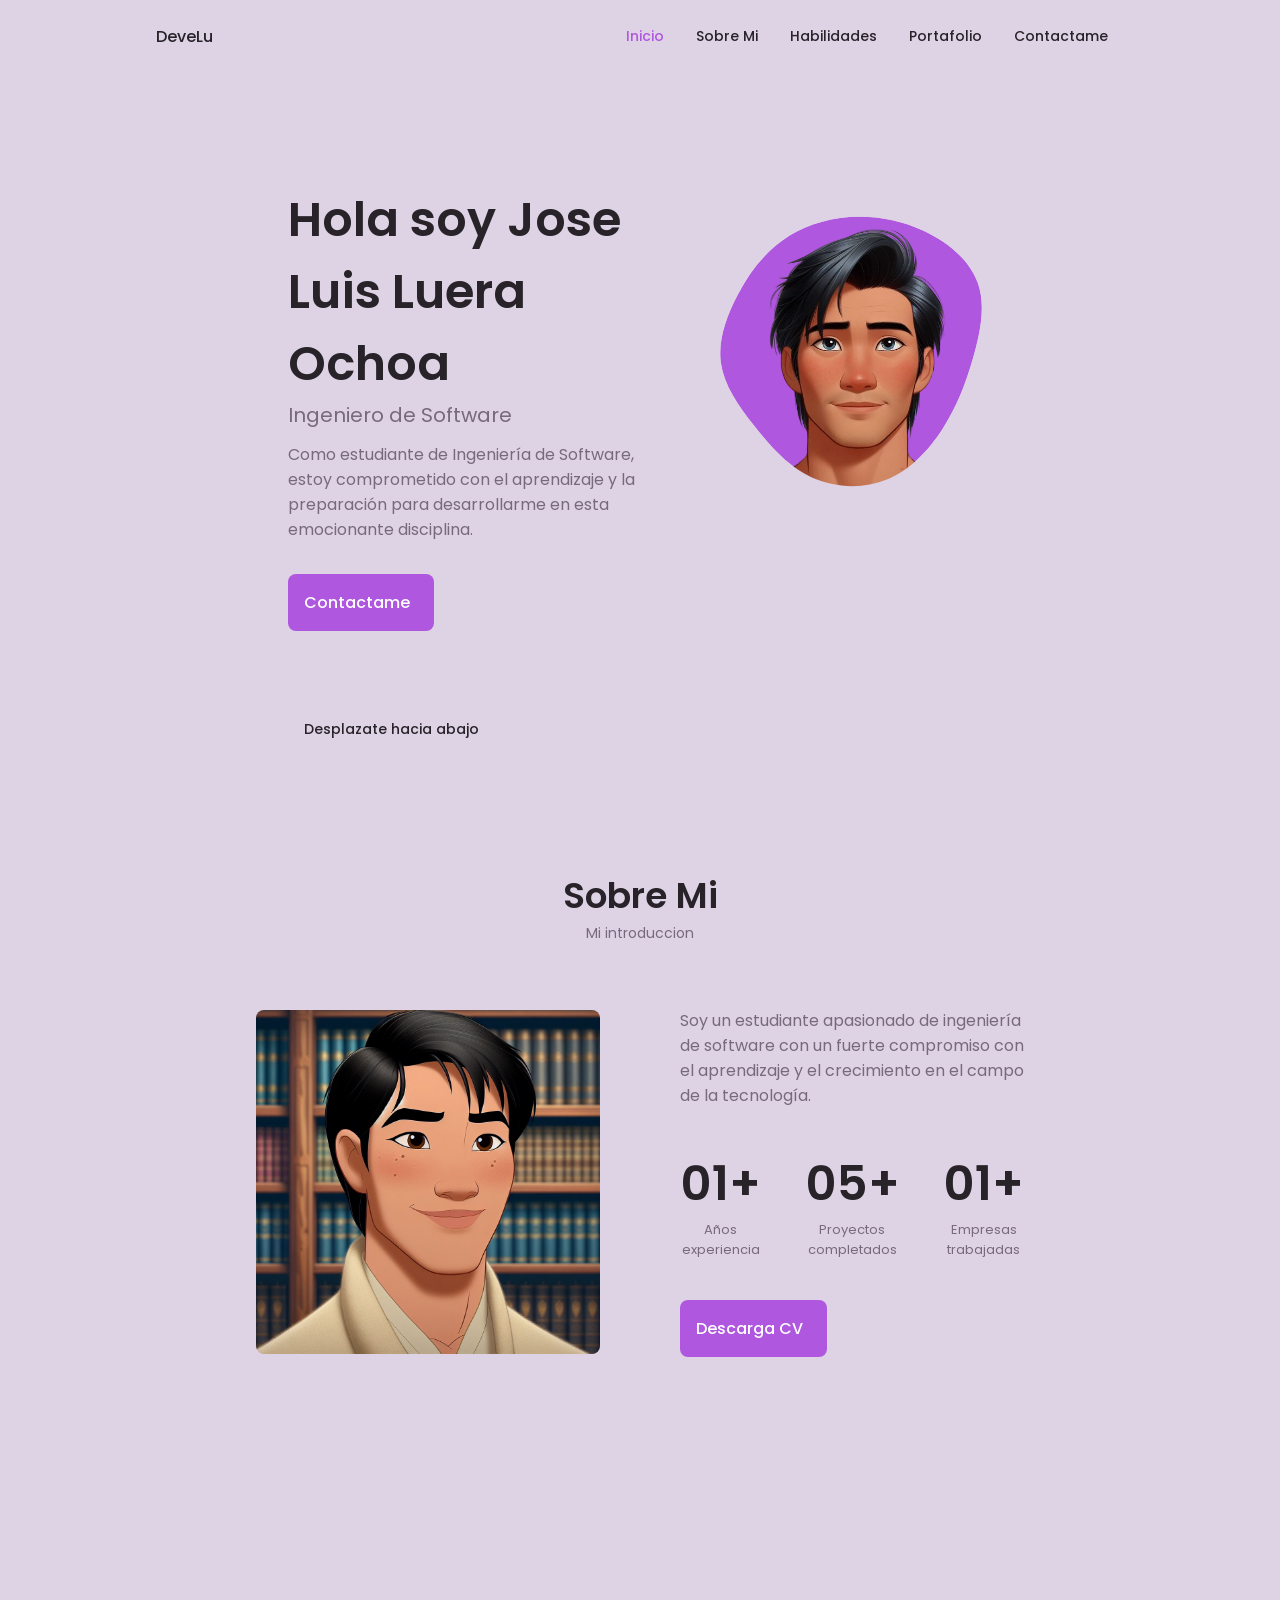
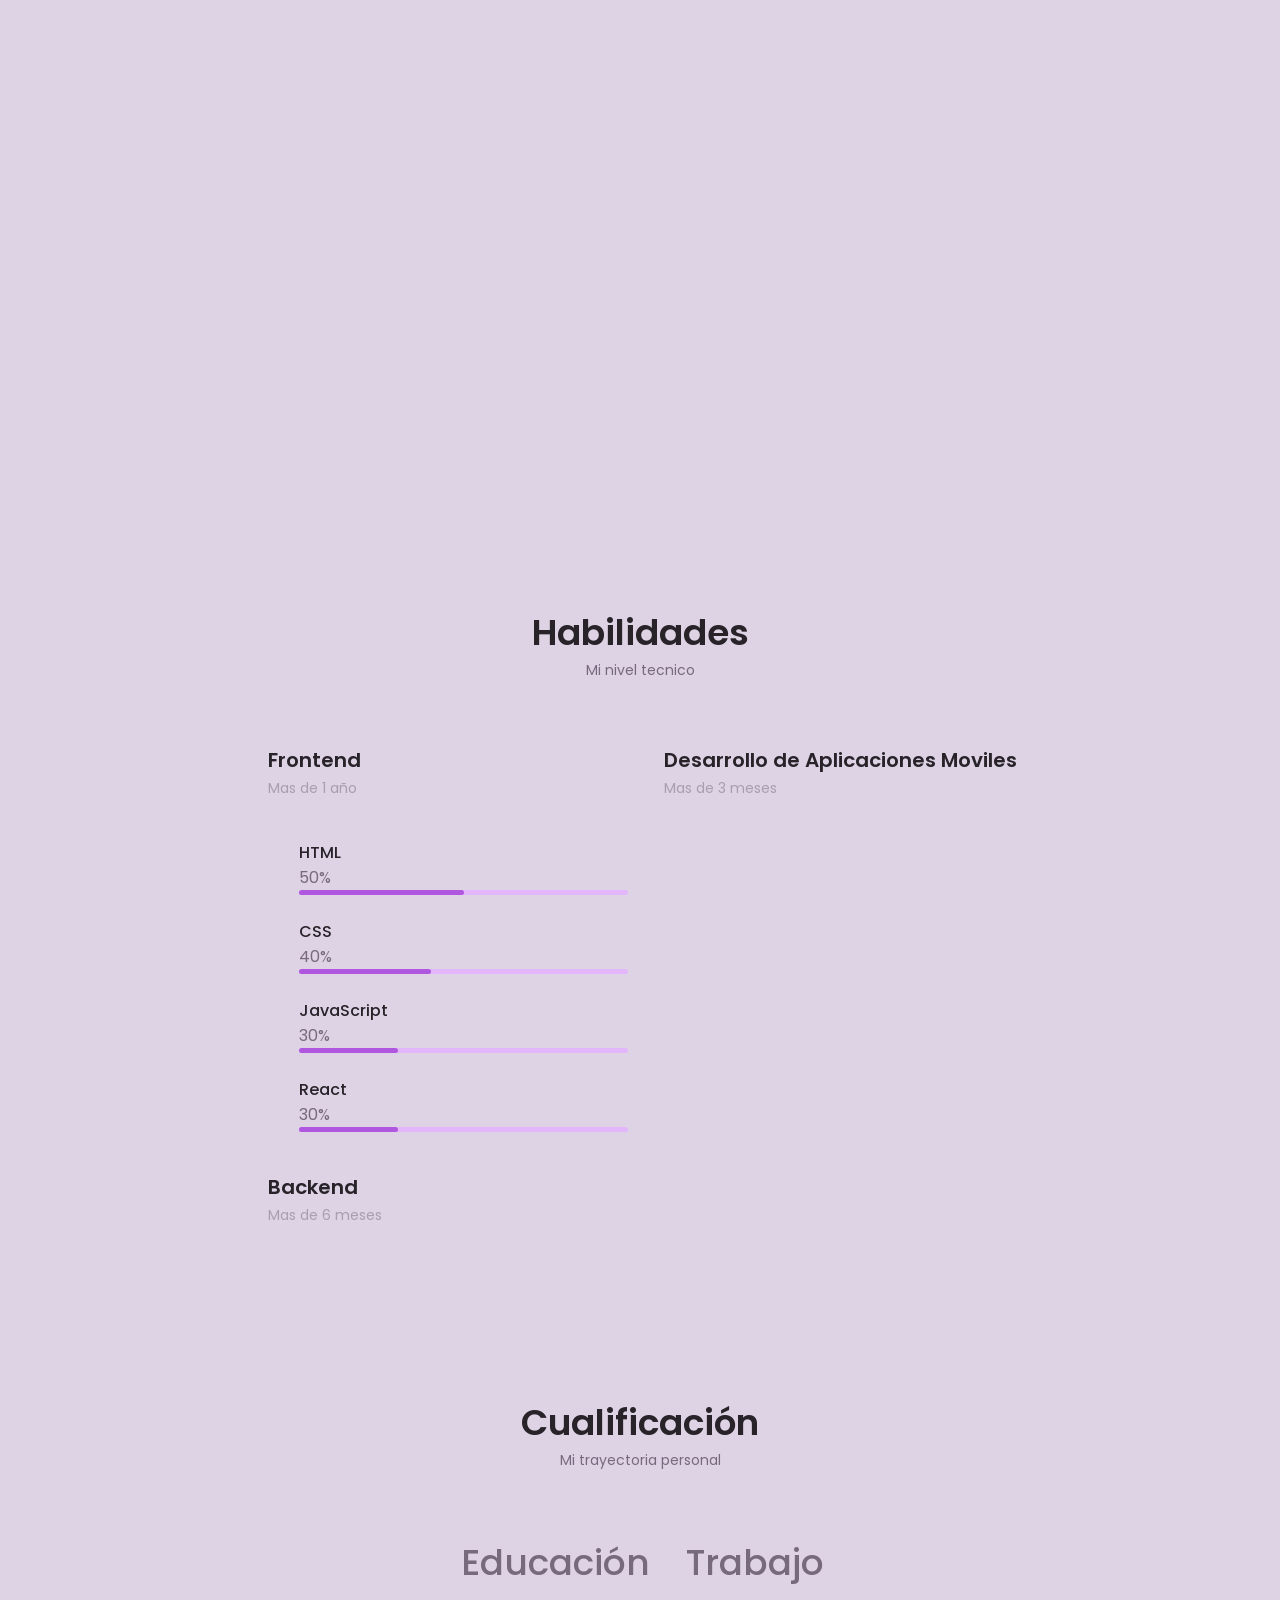
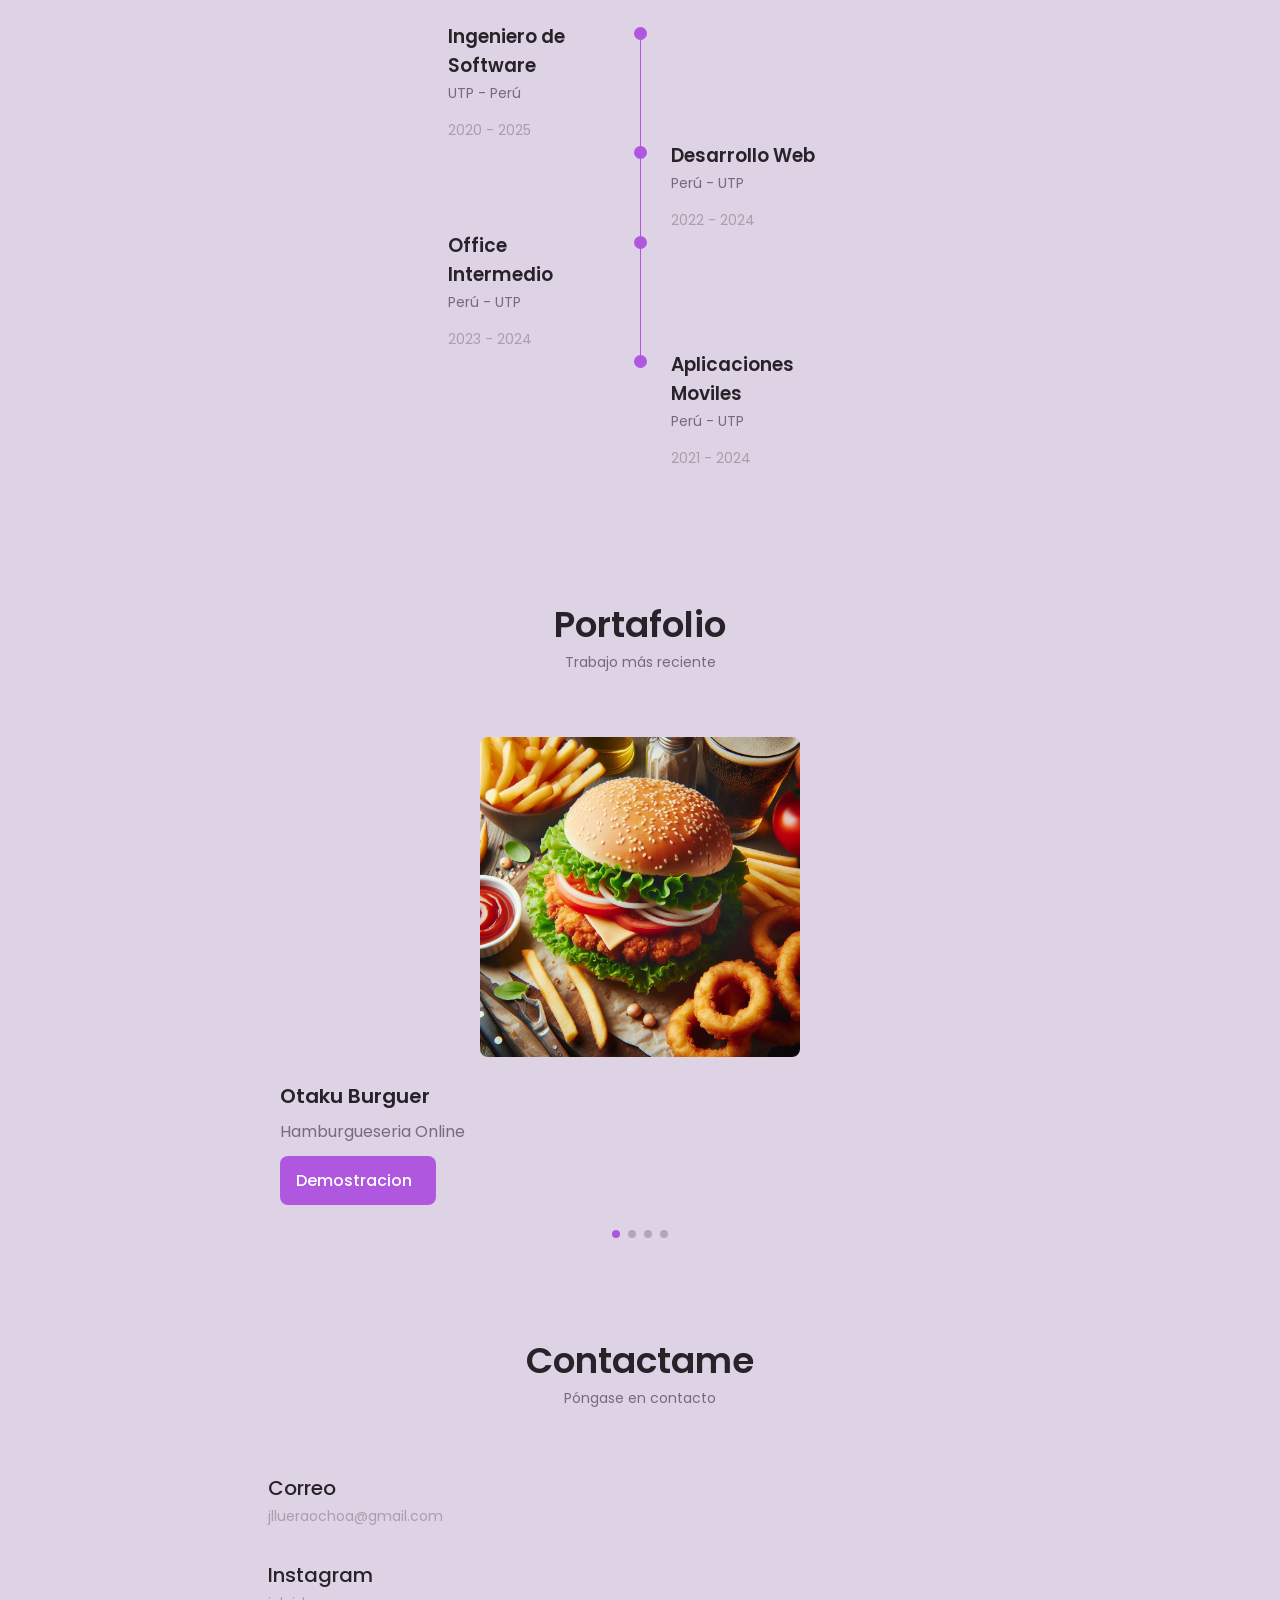
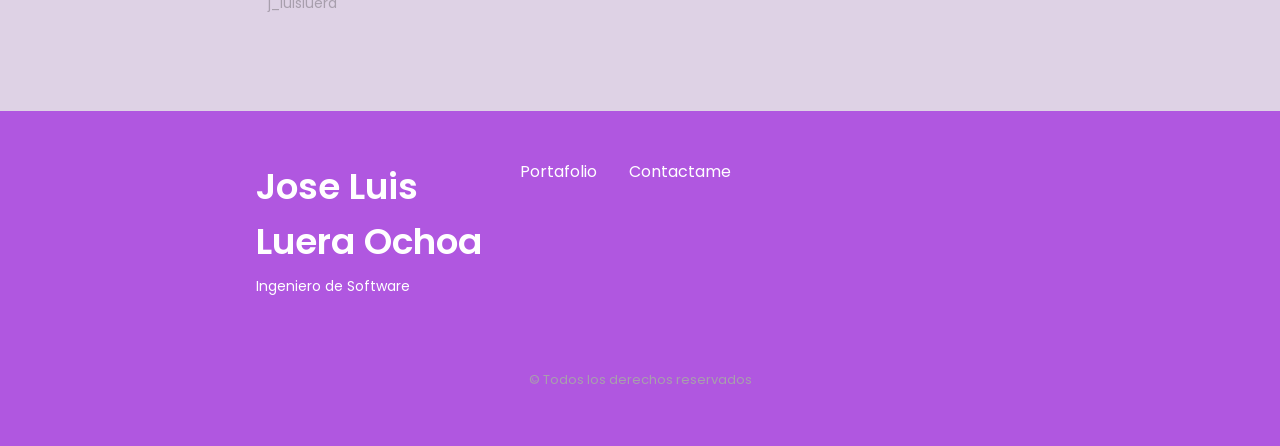
<file: index.html>
<!DOCTYPE html>
    <html lang="en">
    <head>
        <meta charset="UTF-8">
        <meta name="viewport" content="width=device-width, initial-scale=1.0">

        <!--==================== UNICONS ====================-->
        <link rel="stylesheet" href="https://unicons.iconscout.com/release/v4.0.0/css/line.css">
        
        <!--==================== SWIPER CSS ====================-->
        <link rel="stylesheet" href="./css/swiper-bundle.min.css">
        
        <!--==================== CSS ====================-->
        <link rel="stylesheet" href="./css/style.css">
        <!-- <link rel="stylesheet" href="./css/infinity_slider.css"> -->

        <link rel="icon" href="img/portafolio.png" type="image/x-icon">

        <title>Bienvenido</title>
    </head>
    <body>
        <!--==================== HEADER ====================-->
        <header class="header" id="header">
            <nav class="nav container">
                <a href="#" class="nav__logo">DeveLu</a>

                <div class="nav__menu" id="nav-menu">
                    <ul class="nav__list grid">
                        <li class="nav__item">
                            <a href="#home" class="nav__link active-link">
                                <i class="uil uil-estate nav__icon"></i> Inicio
                            </a>
                        </li>
                        <li class="nav__item">
                            <a href="#about" class="nav__link">
                                <i class="uil uil-user nav__icon"></i> Sobre Mi
                            </a>
                        </li>
                        <li class="nav__item">
                            <a href="#skills" class="nav__link">
                                <i class="uil uil-file-alt nav__icon"></i> Habilidades
                            </a>
                        </li>
                        <!-- <li class="nav__item">
                            <a href="#services" class="nav__link">
                                <i class="uil uil-briefcase-alt nav__icon"></i> Servicios
                            </a>
                        </li> -->
                        <li class="nav__item">
                            <a href="#portfolio" class="nav__link">
                                <i class="uil uil-scenery nav__icon"></i> Portafolio
                            </a>
                        </li>
                        <li class="nav__item">
                            <a href="#contact" class="nav__link">
                                <i class="uil uil-message nav__icon"></i> Contactame
                            </a>
                        </li>
                    </ul>
                    <i class="uil uil-times nav__close" id="nav-close"></i>
                </div>

                <div class="nav__btns">
                    <!-- theme change button  -->
                    <i class="uil uil-moon change-theme" id="theme-button"></i>

                    <div class="nav__toggle" id="nav-toggle">
                        <i class="uil uil-apps"></i>
                    </div>
                </div>
            </nav>
        </header>

        <!--==================== MAIN ====================-->
        <main class="main">
            <!--==================== HOME ====================-->
            <section class="home section" id="home">
                <div class="home__container container grid">
                    <div class="home__content grid">
                        <div class="home__social">
                            <!-- <a href="https://www.youtube.com/channel/UCEq6r34Mb1O4vXwHcvz7kLw" target="_blank" class="home__social-icon">
                                <i class="uil uil-youtube"></i>
                            </a> -->
                            <a href="https://www.linkedin.com/in/jose-luis-luera-ochoa-1693bb295/" target="_blank" class="home__social-icon">
                                <i class="uil uil-linkedin-alt" ></i>
                            </a>
                            <a href="https://github.com/LueraOchoaJoseLuis" target="_blank" class="home__social-icon">
                                <i class="uil uil-github-alt"></i>
                            </a>
                        </div>
                        <div class="home__img">
                            <!-- <svg class="home__blob" viewBox="0 0 200 187" xmlns="http://www.w3.org/2000/svg" xmlns:xlink="http://www.w3.org/1999/xlink">
                                <mask id="mask0" mask-type="alpha">
                                    <path d="M190.312 36.4879C206.582 62.1187 201.309 102.826 182.328 134.186C163.346 165.547 
                                    130.807 187.559 100.226 186.353C69.6454 185.297 41.0228 161.023 21.7403 129.362C2.45775 
                                    97.8511 -7.48481 59.1033 6.67581 34.5279C20.9871 10.1032 59.7028 -0.149132 97.9666 
                                    0.00163737C136.23 0.303176 174.193 10.857 190.312 36.4879Z"/>
                                </mask>
                                <g mask="url(#mask0)">
                                    <path d="M190.312 36.4879C206.582 62.1187 201.309 102.826 182.328 134.186C163.346 
                                    165.547 130.807 187.559 100.226 186.353C69.6454 185.297 41.0228 161.023 21.7403 
                                    129.362C2.45775 97.8511 -7.48481 59.1033 6.67581 34.5279C20.9871 10.1032 59.7028 
                                    -0.149132 97.9666 0.00163737C136.23 0.303176 174.193 10.857 190.312 36.4879Z"/>

                                    <image class="home__blob-img" x='12' y='18' xlink:href="./img/jujut.png"/>
                                </g>
                            </svg> -->
                        
                                
                            
                            <svg class="home__blob" viewBox="0 0 200 200" xmlns="http://www.w3.org/2000/svg">
                                <mask id="mask0" mask-type="alpha">
                                    
                                    <path  d="M47.2,-70.8C62.2,-63.8,76.1,-52.5,81.2,-38C86.3,-23.6,82.5,-6.1,77.9,9.7C73.3,25.5,67.7,39.7,59.1,53.1C50.4,66.5,38.7,79,23.9,84.9C9.2,90.8,-8.5,89.9,-22.9,83.3C-37.3,76.6,-48.4,64.1,-58.5,51.3C-68.6,38.6,-77.6,25.5,-79.5,11.5C-81.3,-2.5,-76,-17.4,-68.9,-30.8C-61.8,-44.3,-52.8,-56.2,-41,-64.7C-29.2,-73.1,-14.6,-78.1,0.8,-79.3C16.1,-80.5,32.2,-77.8,47.2,-70.8Z" transform="translate(100 100)" />
                                </mask>
                                <g mask="url(#mask0)">
                                    <path  d="M47.2,-70.8C62.2,-63.8,76.1,-52.5,81.2,-38C86.3,-23.6,82.5,-6.1,77.9,9.7C73.3,25.5,67.7,39.7,59.1,53.1C50.4,66.5,38.7,79,23.9,84.9C9.2,90.8,-8.5,89.9,-22.9,83.3C-37.3,76.6,-48.4,64.1,-58.5,51.3C-68.6,38.6,-77.6,25.5,-79.5,11.5C-81.3,-2.5,-76,-17.4,-68.9,-30.8C-61.8,-44.3,-52.8,-56.2,-41,-64.7C-29.2,-73.1,-14.6,-78.1,0.8,-79.3C16.1,-80.5,32.2,-77.8,47.2,-70.8Z" transform="translate(100 100)" />
                                    <image class="home__blob-img" x='20' y='23' xlink:href="./img/jujut.png"/>
                                </g>
                              </svg>
                        </div>

                        <div class="home__data">
                            <h1 class="home__title">Hola soy Jose Luis Luera Ochoa</h1>
                            <h3 class="home__subtitle">Ingeniero de Software</h3>
                            <p class="home__description">Como estudiante de Ingeniería de Software, estoy comprometido con el aprendizaje y la preparación para desarrollarme en esta emocionante disciplina.
                                </p>
                            <a href="#contact" class="button button--flex">
                                Contactame <i class="uil uil-message button__icon"></i>
                            </a>
                        </div>
                    </div>
                    <div class="home__scroll">
                        <a href="#about" class="home__scroll-button button--flex">
                            <i class="uil uil-mouse-alt home__scroll-mouse"></i>
                            <span class="home__scroll-name">Desplazate hacia abajo</span>
                            <i class="uil uil-arrow-down home__scroll-arrow"></i>
                        </a>
                    </div>
                </div>
            </section>

            <!--==================== ABOUT ====================-->
            <section class="about section" id="about">
                <h2 class="section__title">Sobre Mi</h2>
                <span class="section__subtitle">Mi introduccion</span>

                <div class="about__container container grid">
                    <img src="./img/mclovin.jpg" alt="" class="about__img">

                    <div class="about__data">
                        <p class="about__description">Soy un estudiante apasionado de ingeniería de software con un fuerte compromiso con el aprendizaje y el crecimiento en el campo de la tecnología.</p>

                        <div class="about__info">
                            <div>
                                <span class="about__info-title">01+</span>
                                <span class="about__info-name">Años <br> experiencia</span>
                            </div>

                            <div>
                                <span class="about__info-title">05+</span>
                                <span class="about__info-name">Proyectos <br> completados </span>
                            </div>

                            <div>
                                <span class="about__info-title">01+</span>
                                <span class="about__info-name">Empresas <br> trabajadas</span>
                            </div>
                        </div>

                        <div class="about__buttons">
                            <a href="./pdf/C.V JOSE LUIS LUERA OCHOA.pdf" class="button button--flex">
                                Descarga CV<i class="uil uil-import button__icon"></i>
                            </a>
                        </div>
                    </div>
                </div>
            </section>

            <!-- Se agrego PDF para demostracion de certificados (que pronto subire) -->
            <div style="display: flex; justify-content: center; padding-top: 20px;">
                <div style="position:relative;padding-top:0;width:900px;height:700px;">
                    <iframe style="position:absolute;border:none;width:100%;height:100%;left:0;top:0;" src="https://online.fliphtml5.com/tplat/zyjt/" seamless="seamless" scrolling="no" frameborder="0" allowtransparency="true" allowfullscreen="true"></iframe>
                </div>
            </div>

            <!--==================== SKILLS ====================-->
            <section class="skills section" id="skills">
                <h2 class="section__title">Habilidades</h2>
                <span class="section__subtitle">Mi nivel tecnico</span>

                <div class="skills__container container grid">
                    <div>
                        <!-- <article class="infinity" id="scroller">
                            <section class="infi" id="sect">
                                <span class="sp">JavaScript</span>
                                <span class="sp">CSS</span>
                                <span class="sp">HTML</span>
                                <span class="sp">MongoDB</span>
                                <span class="sp">React.js</span>
                                <span class="sp">React Native</span>
                                <span class="sp">Node.js</span>
                                <span class="sp">PostgreSQL</span>
                                <span class="sp" aria-hidden>SQL</span>
                                <span class="sp" aria-hidden>TailwindCSS</span>
                                <span class="sp" aria-hidden>JS</span>
                                <span class="sp" aria-hidden>🍿</span>
                                <span class="sp" aria-hidden>React</span>
                                <span class="sp" aria-hidden>🤯</span>
                                <span class="sp" aria-hidden>TailwindCSS</span>
                            </section>
                        </article> -->
                        <!--==================== SKILLS 1 ====================-->
                        <div class="skills__content skills__open">
                            <div class="skills__header">
                                <i class="uil uil-brackets-curly skills__icon"></i>

                                <div>
                                    <h1 class="skills__title">Frontend</h1>
                                    <span class="skills__subtitle">Mas de 1 año</span>
                                </div>

                                <i class="uil uil-angle-down skills__arrow"></i>
                            </div>

                            <div class="skills__list grid">
                                <div class="skills__data">
                                    <div class="skills__titles">
                                        <h3 class="skills__name">HTML</h3>
                                        <span class="skills__number">50%</span>
                                    </div>
                                    <div class="skills__bar">
                                        <span class="skills__percentage skills__html"></span>
                                    </div>
                                </div>
                                <div class="skills__data">
                                    <div class="skills__titles">
                                        <h3 class="skills__name">CSS</h3>
                                        <span class="skills__number">40%</span>
                                    </div>
                                    <div class="skills__bar">
                                        <span class="skills__percentage skills__css"></span>
                                    </div>
                                </div>
                                <div class="skills__data">
                                    <div class="skills__titles">
                                        <h3 class="skills__name">JavaScript</h3>
                                        <span class="skills__number">30%</span>
                                    </div>
                                    <div class="skills__bar">
                                        <span class="skills__percentage skills__js"></span>
                                    </div>
                                </div>
                                <div class="skills__data">
                                    <div class="skills__titles">
                                        <h3 class="skills__name">React</h3>
                                        <span class="skills__number">30%</span>
                                    </div>
                                    <div class="skills__bar">
                                        <span class="skills__percentage skills__react"></span>
                                    </div>
                                </div>
                            </div>
                        </div>
                        <!--==================== SKILLS 2 ====================-->
                        <div class="skills__content skills__close">
                            <div class="skills__header">
                                <i class="uil uil-server-network skills__icon"></i>
                                <div>
                                    <h1 class="skills__title">Backend</h1>
                                    <span class="skills__subtitle">Mas de 6 meses</span>
                                </div>

                                <i class="uil uil-angle-down skills__arrow"></i>
                            </div>

                            <div class="skills__list grid">
                                <div class="skills__data">
                                    <div class="skills__titles">
                                        <h3 class="skills__name">Java</h3>
                                        <span class="skills__number">30%</span>
                                    </div>
                                    <div class="skills__bar">
                                        <span class="skills__percentage skills__java"></span>
                                    </div>
                                </div>
                                <div class="skills__data">
                                    <div class="skills__titles">
                                        <h3 class="skills__name">Node <h3>
                                        <span class="skills__number">30%</span>
                                    </div>
                                    <div class="skills__bar">
                                        <span class="skills__percentage skills__node"></span>
                                    </div>
                                </div>
                                <div class="skills__data">
                                    <div class="skills__titles">
                                        <h3 class="skills__name">Python</h3>
                                        <span class="skills__number">40%</span>
                                    </div>
                                    <div class="skills__bar">
                                        <span class="skills__percentage skills__python"></span>
                                    </div>
                                </div>
                                <div class="skills__data">
                                    <div class="skills__titles">
                                        <h3 class="skills__name">MongoDB</h3>
                                        <span class="skills__number">40%</span>
                                    </div>
                                    <div class="skills__bar">
                                        <span class="skills__percentage skills__mongodb"></span>
                                    </div>
                                </div>
                            </div>
                        </div>
                    </div>
                    <div>
                        <!--==================== SKILLS 3 ====================-->
                        <div class="skills__content skills__close">
                            <div class="skills__header">
                                <i class="uil uil-swatchbook skills__icon"></i>
                                <div>
                                    <h1 class="skills__title">Desarrollo de Aplicaciones Moviles</h1>
                                    <span class="skills__subtitle">Mas de 3 meses</span>
                                </div>

                                <i class="uil uil-angle-down skills__arrow"></i>
                            </div>

                            <div class="skills__list grid">
                                <!-- <div class="skills__data">
                                    <div class="skills__titles">
                                        <h3 class="skills__name">Flutter</h3>
                                        <span class="skills__number">30%</span>
                                    </div>
                                    <div class="skills__bar">
                                        <span class="skills__percentage skills__figma"></span>
                                    </div>
                                </div> -->
                                <div class="skills__data">
                                    <div class="skills__titles">
                                        <h3 class="skills__name">React Native</h3>
                                        <span class="skills__number">45%</span>
                                    </div>
                                    <div class="skills__bar">
                                        <span class="skills__percentage skills__sketch"></span>
                                    </div>
                                </div>
                                <!-- <div class="skills__data">
                                    <div class="skills__titles">
                                        <h3 class="skills__name">Kotlin</h3>
                                        <span class="skills__number">35%</span>
                                    </div>
                                    <div class="skills__bar">
                                        <span class="skills__percentage skills__photoshop"></span>
                                    </div>
                                </div> -->
                                
                            </div>
                        </div>
                    </div>
                </div>
            </section>

           
            <!--==================== QUALIFICATION ====================-->
            <section class="qualification section">
                <h2 class="section__title">Cualificación</h2>
                <span class="section__subtitle">Mi trayectoria personal</span>

                <div class="qualification__container container">
                    <div class="qualification__tabs">
                        <div class="qualification__button button--flex qualification__active" data-target='#education'>
                            <i class="uil uil-graduation-cap qualification__icon"></i>
                            Educación
                        </div>
                        <div class="qualification__button button--flex" data-target="#work">
                            <i class="uil uil-briefcase-alt qualification__icon"></i>
                            Trabajo
                        </div>
                    </div>
                    <div class="qualification__sections">
                        <!--==================== QUALIFICATION CONTENT 1 ====================-->
                        <div class="qualification__content qualification__active" data-content id="education">
                            <!--==================== QUALIFICATION 1====================-->
                            <div class="qualification__data">
                                <div>
                                    <h3 class="qualification__titel">Ingeniero de Software</h3>
                                    <span class="qualification__subtitle">UTP - Perú</span>
                                    <div class="qualification__calendar">
                                        <i class="uil uil-calendar-alt"></i>
                                        2020 - 2025
                                    </div>
                                </div>
                                <div>
                                    <span class="qualification__rounder"></span>
                                    <span class="qualification__line"></span>
                                </div>
                            </div>
                            <!--==================== QUALIFICATION 2====================-->
                            <div class="qualification__data">
                                <div></div>
                                <div>
                                    <span class="qualification__rounder"></span>
                                    <span class="qualification__line"></span>
                                </div>
                                <div>
                                    <h3 class="qualification__titel">Desarrollo Web </h3>
                                    <span class="qualification__subtitle">Perú - UTP</span>
                                    <div class="qualification__calendar">
                                        <i class="uil uil-calendar-alt"></i>
                                        2022 - 2024
                                    </div>
                                </div>
                            </div>
                            <!--==================== QUALIFICATION 3====================-->
                            <div class="qualification__data">
                                <div>
                                    <h3 class="qualification__titel">Office Intermedio</h3>
                                    <span class="qualification__subtitle">Perú - UTP</span>
                                    <div class="qualification__calendar">
                                        <i class="uil uil-calendar-alt"></i>
                                        2023 - 2024
                                    </div>
                                </div>
                                <div>
                                    <span class="qualification__rounder"></span>
                                    <span class="qualification__line"></span>
                                </div>
                            </div>
                            <!--==================== QUALIFICATION 4====================-->
                            <div class="qualification__data">
                                <div></div>
                                <div>
                                    <span class="qualification__rounder"></span>
                                    <!-- <span class="qualification__line"></span> -->
                                </div>
                                <div>
                                    <h3 class="qualification__titel">Aplicaciones Moviles</h3>
                                    <span class="qualification__subtitle">Perú - UTP</span>
                                    <div class="qualification__calendar">
                                        <i class="uil uil-calendar-alt"></i>
                                        2021 - 2024
                                    </div>
                                </div>
                               
                            </div>
                        </div>
                        <!--==================== QUALIFICATION CONTENT 2 ====================-->
                        <div class="qualification__content" data-content id="work">
                            <!--==================== QUALIFICATION 1====================-->
                            <div class="qualification__data">
                                <div>
                                    <h3 class="qualification__titel">Proximo Practicante</h3>
                                    <span class="qualification__subtitle"></span>
                                    <div class="qualification__calendar">
                                        <i class="uil uil-calendar-alt"></i>
                                        2024 - 
                                    </div>
                                </div>
                                <div>
                                    <span class="qualification__rounder"></span>
                                    <span class="qualification__line"></span>
                                </div>
                            </div>
                            <!--==================== QUALIFICATION 2====================-->
                            <!-- <div class="qualification__data">
                                <div></div>
                                <div>
                                    <span class="qualification__rounder"></span>
                                    <span class="qualification__line"></span>
                                </div>
                                <div>
                                    <h3 class="qualification__titel">Desarrollador web MERN Stack</h3>
                                    <span class="qualification__subtitle">Freelancer - Perú</span>
                                    <div class="qualification__calendar">
                                        <i class="uil uil-calendar-alt"></i>
                                        2024 - 2025
                                    </div>
                                </div>
                            </div> -->
                            <!--==================== QUALIFICATION 3====================-->
                            <!-- <div class="qualification__data">
                                <div>
                                    <h3 class="qualification__titel">Desarrollo de Aplicaciones Moviles</h3>
                                    <span class="qualification__subtitle">UTP - Perú</span>
                                    <div class="qualification__calendar">
                                        <i class="uil uil-calendar-alt"></i>
                                        2024 - 2025
                                    </div>
                                </div>
                                <div>
                                    <span class="qualification__rounder"></span>
                                    <span class="qualification__line"></span>
                                </div>
                            </div> -->
                        </div>
                    </div>
                </div>
            </section>

            <!--==================== SERVICES ====================-->
            <!-- <section class="services section" id="services">
                <h2 class="section__title">Servicios</h2>
                <span class="section__subtitle">Lo que ofrezco</span>

                <div class="services__container container grid"> -->
                    <!--==================== SERVICES 1 ====================-->
                    <!-- <div class="services__content">
                        <div>
                            <i class="uil uil-web-grid services__icon"></i>
                            <h3 class="services__title">Desarrollador <br>Full-Stack</h3>
                        </div>

                        <span class="button button--flex button--small button--link services__button">
                            Más información
                            <i class="uil uil-arrow-right button__icon"></i>
                        </span>

                        <div class="services__modal">
                            <div class="services__modal-content">
                                <h4 class="services__modal-title">Desarrollador Front-end<br></h4>
                                <i class="uil uil-times services__modal-close"></i>

                                <ul class="services__modal-services grid">
                                    <li class="services__modal-service">
                                        <i class="uil uil-check-circle services__modal-icon"></i>
                                        <p>Yo desarrollo interfaces graficas</p>
                                    </li>
                                    <li class="services__modal-service">
                                        <i class="uil uil-check-circle services__modal-icon"></i>
                                        <p>Desarrollador de paginas web</p>
                                    </li>
                                    <li class="services__modal-service">
                                        <i class="uil uil-check-circle services__modal-icon"></i>
                                        <p>Uso paquetes externos para mejorar la interactividad.</p>
                                    </li>
                                    <li class="services__modal-service">
                                        <i class="uil uil-check-circle services__modal-icon"></i>
                                        <p>Apasionado en el diseño.</p>
                                    </li>
                                </ul>
                            </div>
                        </div>
                    </div> -->
                    <!--==================== SERVICES 2 ====================-->
                    <!-- <div class="services__content">
                        <div>
                            <i class="uil uil-arrow services__icon"></i>
                            <h3 class="services__title">Data <br> Science</h3>
                        </div>

                        <span class="button button--flex button--small button--link services__button">
                            Más información
                            <i class="uil uil-arrow-right button__icon"></i>
                        </span>

                        <div class="services__modal">
                            <div class="services__modal-content">
                                <h4 class="services__modal-title">Desarrollador<br>Back-end</h4>
                                <i class="uil uil-times services__modal-close"></i>

                                <ul class="services__modal-services grid">
                                    <li class="services__modal-service">
                                        <i class="uil uil-check-circle services__modal-icon"></i>
                                        <p>Desarrollo web con paquetes externos.</p>
                                    </li>
                                    <li class="services__modal-service">
                                        <i class="uil uil-check-circle services__modal-icon"></i>
                                        <p>Conocimientos de SQL y NoSQL.</p>
                                    </li>
                                    <li class="services__modal-service">
                                        <i class="uil uil-check-circle services__modal-icon"></i>
                                        <p>Creo interacciones de elementos UX.</p>
                                    </li>
                                    <li class="services__modal-service">
                                        <i class="uil uil-check-circle services__modal-icon"></i>
                                        <p>Posiciono la marca de su empresa.</p>
                                    </li>
                                </ul>
                            </div>
                        </div>
                    </div> -->
                    <!--==================== SERVICES 3 ====================-->
                    <!-- <div class="services__content">
                        <div>
                            <i class="uil uil-pen services__icon"></i>
                            <h3 class="services__title">Aplicaciones<br>Moviles</h3>
                        </div>

                        <span class="button button--flex button--small button--link services__button">
                            Más información
                            <i class="uil uil-arrow-right button__icon"></i>
                        </span>

                        <div class="services__modal">
                            <div class="services__modal-content">
                                <h4 class="services__modal-title">Aplicaciones<br>Moviles</h4>
                                <i class="uil uil-times services__modal-close"></i>

                                <ul class="services__modal-services grid">
                                    <li class="services__modal-service">
                                        <i class="uil uil-check-circle services__modal-icon"></i>
                                        <p>Desarrollo la interfaz de usuario moviles.</p>
                                    </li>
                                    <li class="services__modal-service">
                                        <i class="uil uil-check-circle services__modal-icon"></i>
                                        <p>Desarrollo de aplicaciones moviles con Flutter.</p>
                                    </li>
                                    <li class="services__modal-service">
                                        <i class="uil uil-check-circle services__modal-icon"></i>
                                        <p>Creo interacciones de elementos UX.</p>
                                    </li>
                                    <li class="services__modal-service">
                                        <i class="uil uil-check-circle services__modal-icon"></i>
                                        <p>Posiciono la marca de su empresa.</p>
                                    </li>
                                </ul>
                            </div>
                        </div>
                    </div>
                </div> 
            </section> -->
          
            <!--==================== PORTFOLIO ====================-->
            <section class="portfolio section" id="portfolio">
                <h2 class="section__title">Portafolio</h2>
                <span class="section__subtitle">Trabajo más reciente</span>

                <div class="portfolio__container container swiper-container">
                    <div class="swiper-wrapper">
                         <!--==================== PORTFOLIO 1 ====================-->
                        <div class="portfolio__content grid swiper-slide">
                            <img src="img/portfolio1.jpg" alt="" class="portfolio__img">

                            <div class="portfolio__data">
                                <h3 class="portfolio__title">Otaku Burguer</h3>
                                <p class="portfolio__description">Hamburgueseria Online</p>

                                <a href="https://burgertaku.netlify.app" class="button button--flex button--small portfolio__button" target="_blank">
                                    Demostracion
                                    <i class="uil uil-arrow-right button__icon"></i>
                                </a>
                            </div>
                        </div>
                         <!--==================== PORTFOLIO 2 ====================-->
                         <div class="portfolio__content grid swiper-slide">
                            <img src="img/portfolio2.jpg" alt="" class="portfolio__img">

                            <div class="portfolio__data">
                                <h3 class="portfolio__title">Se Mi Valentin</h3>
                                <p class="portfolio__description">Aplicacion web para San Valentin</p>

                                <a href="https://valdayapp.netlify.app" class="button button--flex button--small portfolio__button" target="_blank">
                                    Demostracion
                                    <i class="uil uil-arrow-right button__icon"></i>
                                </a>
                            </div>
                        </div>
                        <!--==================== PORTFOLIO 3 ====================-->
                        <div class="portfolio__content grid swiper-slide">
                            <img src="img/portafolio4.jpeg" alt="" class="portfolio__img">

                            <div class="portfolio__data">
                                <h3 class="portfolio__title">SumItUp</h3>
                                <p class="portfolio__description">Aplicacion web para hacer cuentas rapidas con sumas.</p>

                                <a href="https://sumgenie.netlify.app" class="button button--flex button--small portfolio__button" target="_blank">
                                    Demostracion
                                    <i class="uil uil-arrow-right button__icon"></i>
                                </a>
                            </div>
                        </div>
                        <!--==================== PORTFOLIO 4 ====================-->
                        <div class="portfolio__content grid swiper-slide">
                            <img src="img/portafolio5.png" alt="" class="portfolio__img">

                            <div class="portfolio__data">
                                <h3 class="portfolio__title">Encriptador Alura Challenge</h3>
                                <p class="portfolio__description">Encriptador de texto</p>

                                <a href="https://lueraochoajoseluis.github.io/EncriptadorAlura/" class="button button--flex button--small portfolio__button" target="_blank">
                                    Demostracion
                                    <i class="uil uil-arrow-right button__icon"></i>
                                </a>
                            </div>
                        </div>
                    </div>
                    <!-- Add Arrow -->
                    <div class="swiper-button-next">
                        <i class="uil uil-angle-right-b swiper-portfolio-icon"></i>
                    </div>
                    <div class="swiper-button-prev">
                        <i class="uil uil-angle-left-b swiper-portfolio-icon"></i>
                    </div>
                    <!-- Add Pagination -->
                    <div class="swiper-pagination"></div>
                </div>
            </section>

            <!--==================== PROJECT IN MIND ====================-->
            <!-- <section class="project section">
                <div class="project__bg">
                    <div class="project__container container grid"> -->
                        <!-- <div class="project__data">
                            <h2 class="project__title">Tiene un nuevo proyecto</h2>
                            <p class="project__description">Pongase en contacto conmigo ahora y obtenga un 30% de descuento</p>
                            <a href="#contact" class="button button--flex button--white">
                                Contactame
                                <i class="uil uil-message project__icon button__icon"></i>
                            </a>
                        </div> -->

                        <!-- <img src="img/MasaruKato0.png" alt="" class="project__img">
                    </div>
                </div>
            </section> -->

            <!--==================== TESTIMONIAL ====================-->
            <!-- <section class="testimonial section">
                <h2 class="section__title">Testimonial</h2>
                <span class="section__subtitle">Mis clientes dicen</span>

                <div class="testimonial__container container swiper-container">
                    <div class="swiper-wrapper"> -->
                        <!--==================== TESTIMONIAL 1 ====================-->
                        <!-- <div class="testimonial__content swiper-slide">
                            <div class="testimonial__data">
                                <div class="testimonial__header">
                                    <img src="img/testimonial1.jpg" alt="" class="testimonial__img">

                                    <div>
                                        <h3 class="testimonial__name">Fernando Herrera</h3>
                                        <span class="testimonial__client">Cliente</span>
                                    </div>
                                </div>
                                <div>
                                    <i class="uil uil-star testimonial__icon-star"></i>
                                    <i class="uil uil-star testimonial__icon-star"></i>
                                    <i class="uil uil-star testimonial__icon-star"></i>
                                    <i class="uil uil-star testimonial__icon-star"></i>
                                    <i class="uil uil-star testimonial__icon-star"></i>
                                </div>
                            </div>

                            <p class="testimonial__description">Tengo una buena impresion del gran trabajo que realiza Jose Luis Luera Ochoa.

                            </p>
                        </div> -->
                        <!--==================== TESTIMONIAL 2 ====================-->
                        <!-- <div class="testimonial__content swiper-slide">
                            <div class="testimonial__data">
                                <div class="testimonial__header">
                                    <img src="img/testimonial2.jpg" alt="" class="testimonial__img">

                                    <div>
                                        <h3 class="testimonial__name">Mario Vargas</h3>
                                        <span class="testimonial__client">Cliente</span>
                                    </div>
                                </div>
                                <div>
                                    <i class="uil uil-star testimonial__icon-star"></i>
                                    <i class="uil uil-star testimonial__icon-star"></i>
                                    <i class="uil uil-star testimonial__icon-star"></i>
                                    <i class="uil uil-star testimonial__icon-star"></i>
                                    <i class="uil uil-star testimonial__icon-star"></i>
                                </div>
                            </div>

                            <p class="testimonial__description">Jose Luis es un programador que se apasiona con su trabajo.
                                
                            </p>
                        </div> -->
                        <!--==================== TESTIMONIAL 3 ====================-->
                        <!-- <div class="testimonial__content swiper-slide">
                            <div class="testimonial__data">
                                <div class="testimonial__header">
                                    <img src="img/testimonial3.jpg" alt="" class="testimonial__img">

                                    <div>
                                        <h3 class="testimonial__name">Chema Alonso</h3>
                                        <span class="testimonial__client">Cliente</span>
                                    </div>
                                </div>
                                <div>
                                    <i class="uil uil-star testimonial__icon-star"></i>
                                    <i class="uil uil-star testimonial__icon-star"></i>
                                    <i class="uil uil-star testimonial__icon-star"></i>
                                    <i class="uil uil-star testimonial__icon-star"></i>
                                    <i class="uil uil-star testimonial__icon-star"></i>
                                </div>
                            </div>

                            <p class="testimonial__description">Jose Luis uno de los mejores Ingenieros de Software con los que que he trabajado.
                                
                            </p>
                        </div>
                    </div> -->
                    <!-- add pagination -->
                    <!-- <div class="swiper-pagination swiper-pagination-testimonial"></div>
                </div>
            </section> -->
            
            <!--==================== CONTACT ME ====================-->
            <section class="contact section" id="contact">
                <h2 class="section__title">Contactame</h2>
                <span class="section__subtitle">Póngase en contacto</span>

                <div class="contact__container container grid">
                    <div>
                        <!-- <div class="contact__information">
                            <i class="uil uil-phone contact__icon"></i>

                            <div>
                                <h3 class="contact__title">Llamame</h3>
                                <span class="contact__subtitle">917-983-581</span>
                            </div>
                        </div> -->

                        <div class="contact__information">
                            <i class="uil uil-envelope contact__icon"></i>

                            <div>
                                <h3 class="contact__title">Correo</h3>
                                <span class="contact__subtitle">jllueraochoa@gmail.com</span>
                            </div>
                        </div>

                        <div class="contact__information">
                            <i class="uil uil-instagram contact__icon"></i>

                            <div>
                                <h3 class="contact__title">Instagram</h3>
                                <span class="contact__subtitle">j_luisluera</span>
                            </div>
                        </div>

                        <!-- <div class="contact__information">
                            <i class="uil uil-map-marker contact__icon"></i>

                            <div>
                                <h3 class="contact__title">Ubicación</h3>
                                <span class="contact__subtitle">Mz O lote 20 Av. Marañon - Los Olivos</span>
                            </div>
                        </div> -->
                    </div>
                    <!-- <form action="" class="contact__form grid">
                        <div class="contact__inputs grid">
                            <div class="contact__content">
                                <label for="" class="contact__label">Nombre</label>
                                <input type="text" class="contact__input">
                            </div>
                            <div class="contact__content">
                                <label for="" class="contact__label">Correo</label>
                                <input type="email" class="contact__input">
                            </div>
                        </div>
                        <div class="contact__content">
                            <label for="" class="contact__label">Proyecto</label>
                            <input type="text" class="contact__input">
                        </div>
                        <div class="contact__content">
                            <label for="" class="contact__label">Mensaje</label>
                            <textarea name="" id="" cols="0" rows="7" class="contact__input"></textarea>
                        </div>

                        <div>
                            <a href="#" class="button button--flex">
                                Enviar mensaje
                                <i class="uil uil-message button__icon"></i>
                            </a>
                        </div>
                    </form> -->
                </div>
            </section>
        </main>

        <!--==================== FOOTER ====================-->
        <footer class="footer">
            <div class="footer__bg">
                <div class="footer__container container grid">
                    <div>
                        <h1 class="footer__title">Jose Luis Luera Ochoa</h1>
                        <span class="footer__subtitle">Ingeniero de Software</span>

                    </div>

                    <ul class="footer__links">
                        <!-- <li>
                            <a href="#services" class="footer__link">Servicios</a>
                        </li> -->
                        <li>
                            <a href="#portfolio" class="footer__link">Portafolio</a>
                        </li>
                        <li>
                            <a href="#contact" class="footer__link">Contactame</a>
                        </li>
                    </ul>

                    <div class="footer__socials">
                        <!-- <a href="https://www.whatsapp.com/?lang=es_LA" target="_blank" class="footer__social">
                            <i class="uil uil-whatsapp"></i>
                        </a> -->
                        <!-- <a href="https://www.instagram.com" target="_blank" class="footer__social">
                            <i class="uil uil-instagram"></i>
                        </a> -->
                        <!-- <a href="https://www.twitter.com" target="_blank" class="footer__social">
                            <i class="uil uil-twitter-alt"></i>
                        </a> -->
                    </div>
                </div>

                <p class="footer__copy">&#169; Todos los derechos reservados</p>
            </div>
        </footer>
        
        <!--==================== SCROLL TOP ====================-->
        <a href="#" class="scrollup" id="scroll-up">
            <i class="uil uil-arrow-up scrollup__icon"></i>
        </a>

        <!--==================== SWIPER JS ====================-->
        <script  src="./js/swiper-bundle.min.js"></script>

        <!--==================== MAIN JS ====================-->
        <script src="./js/main.js"></script>

    </body>
</html>
</file>
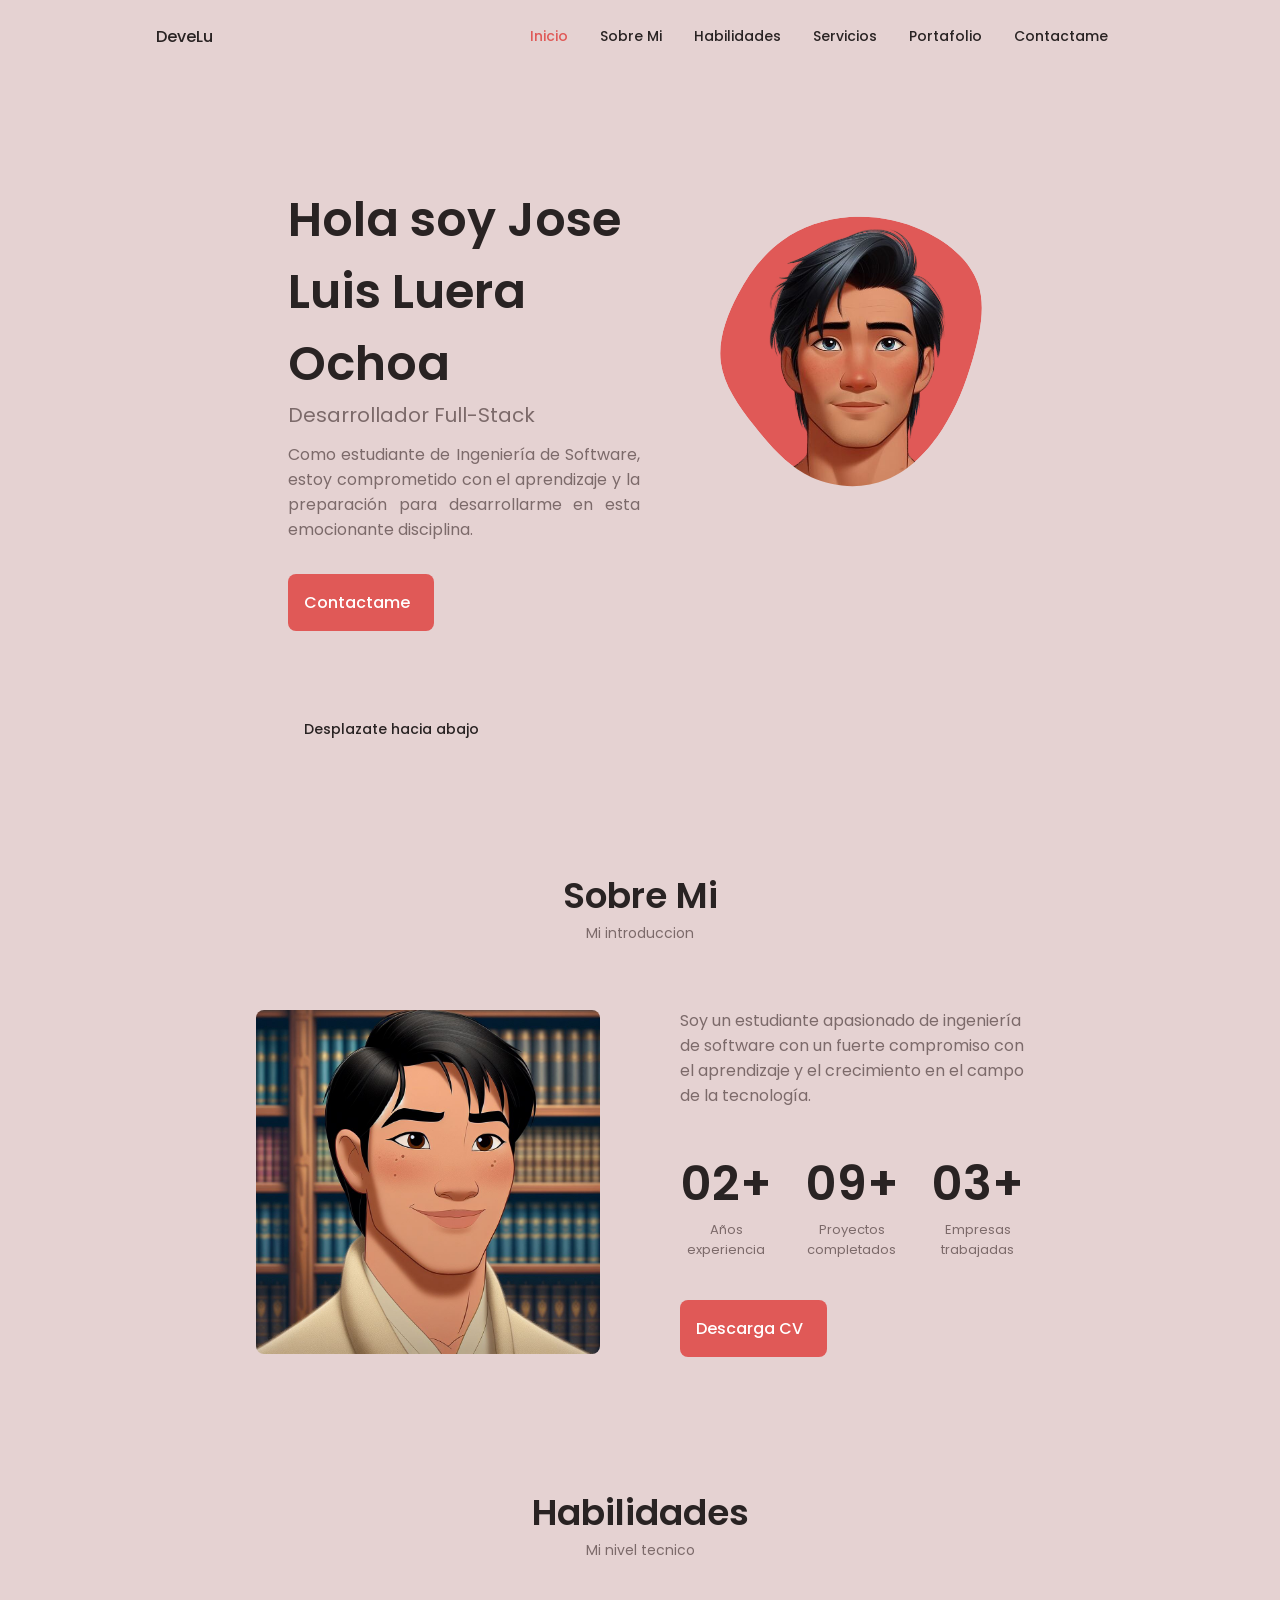
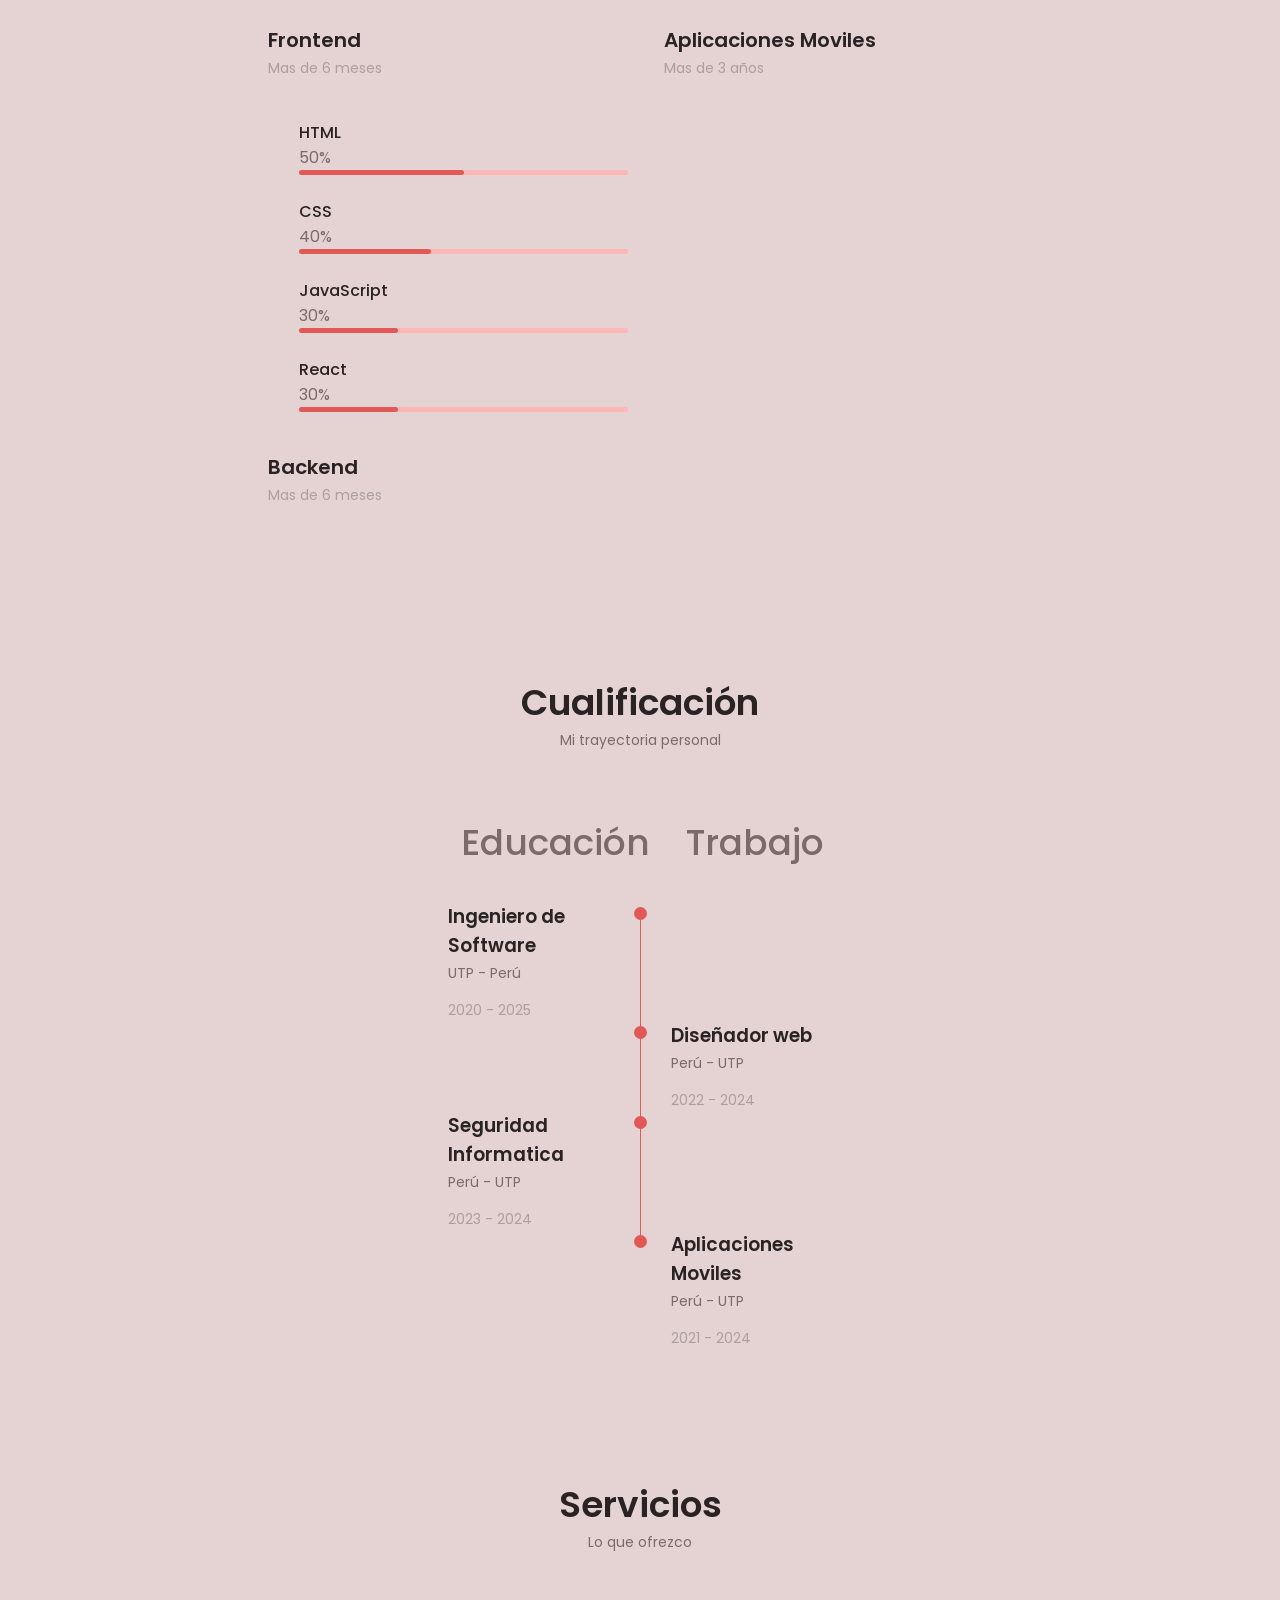
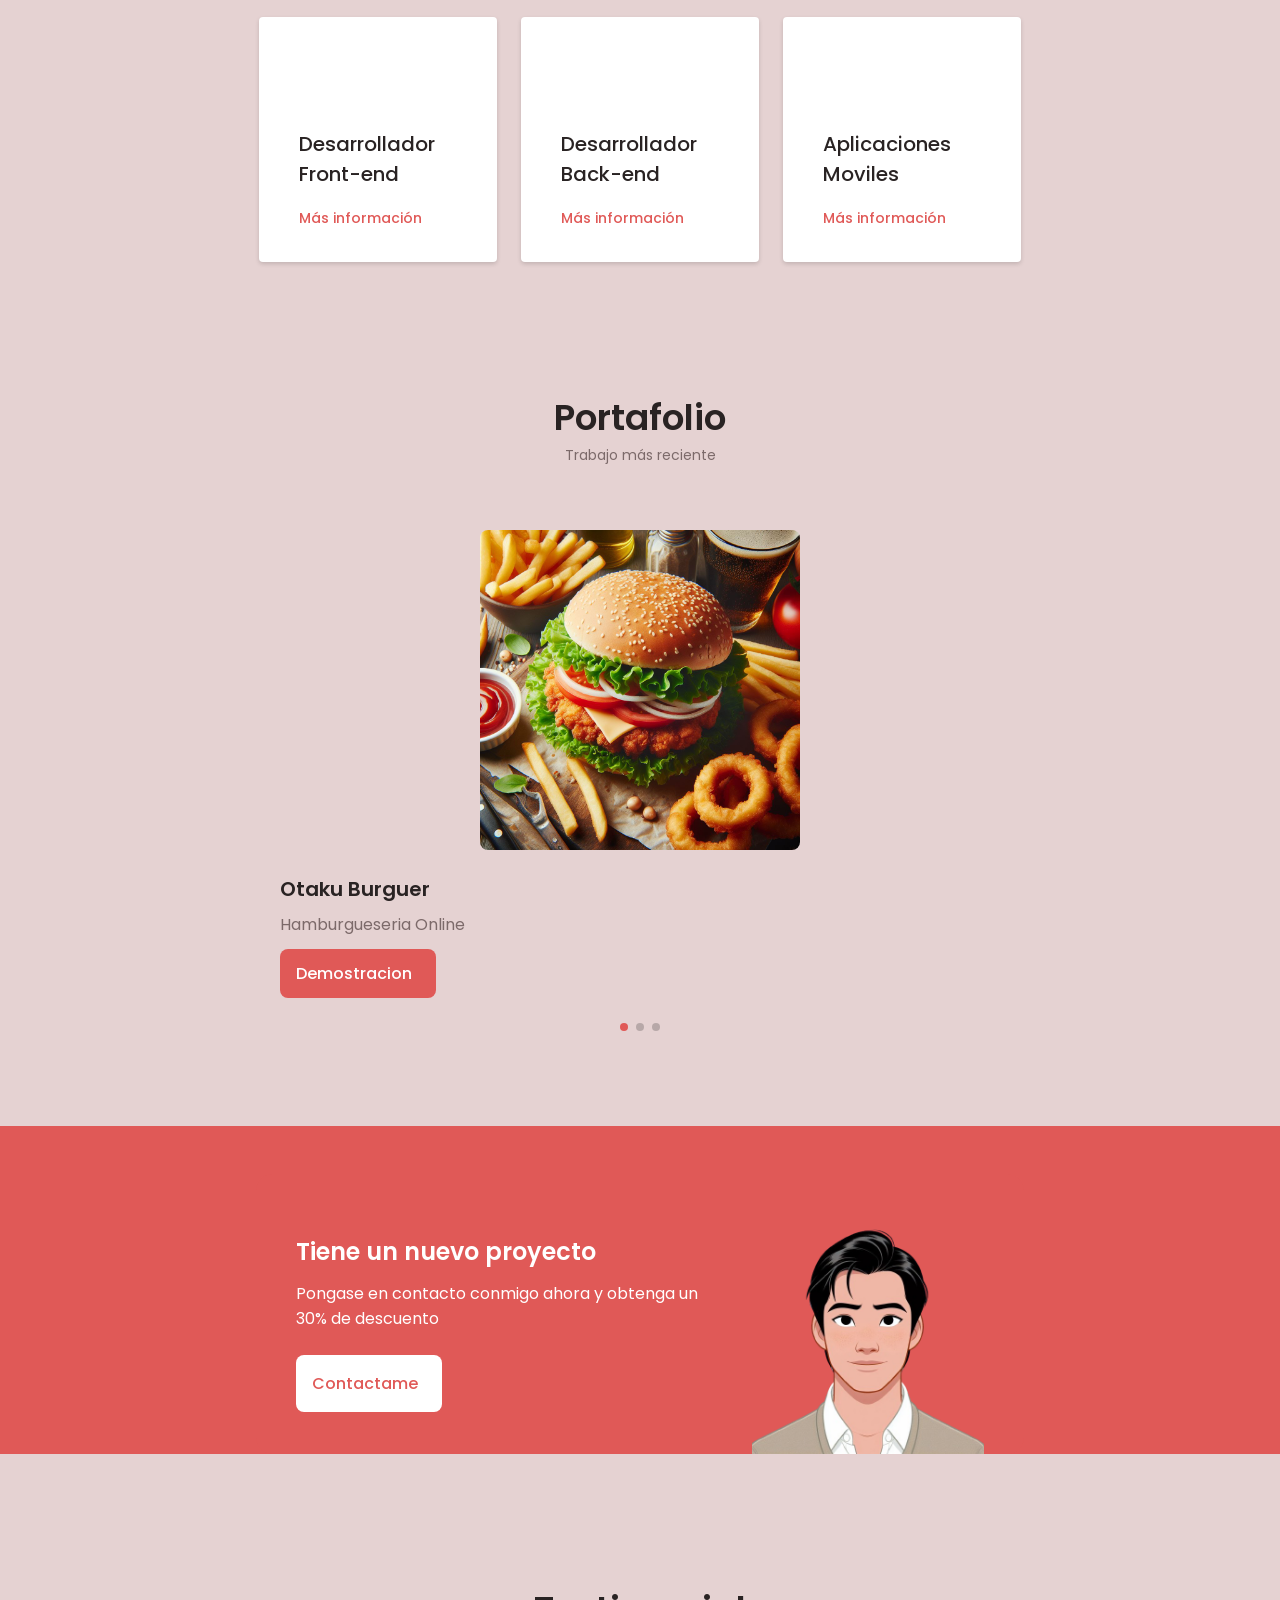
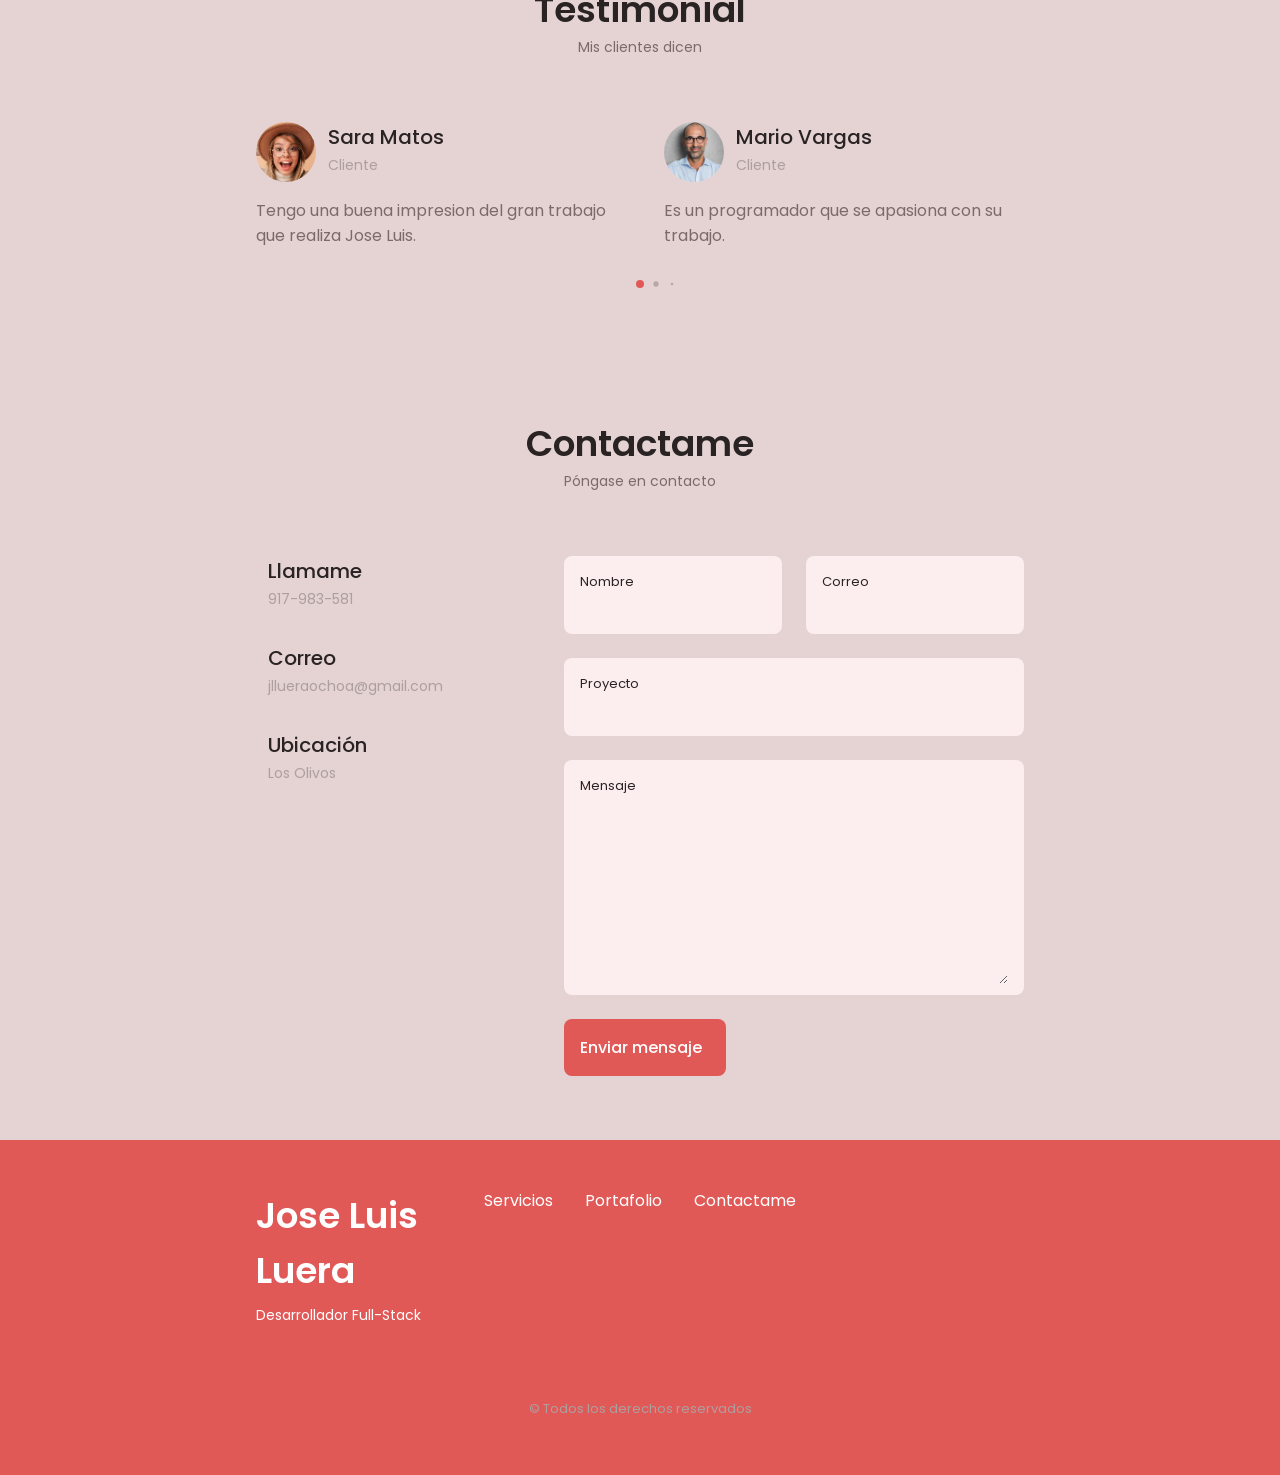
<file: Portfolio/index.html>
<!DOCTYPE html>
    <html lang="en">
    <head>
        <meta charset="UTF-8">
        <meta name="viewport" content="width=device-width, initial-scale=1.0">

        <!--==================== UNICONS ====================-->
        <link rel="stylesheet" href="https://unicons.iconscout.com/release/v4.0.0/css/line.css">
        
        <!--==================== SWIPER CSS ====================-->
        <link rel="stylesheet" href="./css/swiper-bundle.min.css">
        
        <!--==================== CSS ====================-->
        <link rel="stylesheet" href="./css/style.css">

        <link rel="icon" href="img/portafolio.png" type="image/x-icon">

        <title>Bienvenido</title>
    </head>
    <body>
        <!--==================== HEADER ====================-->
        <header class="header" id="header">
            <nav class="nav container">
                <a href="#" class="nav__logo">DeveLu</a>

                <div class="nav__menu" id="nav-menu">
                    <ul class="nav__list grid">
                        <li class="nav__item">
                            <a href="#home" class="nav__link active-link">
                                <i class="uil uil-estate nav__icon"></i> Inicio
                            </a>
                        </li>
                        <li class="nav__item">
                            <a href="#about" class="nav__link">
                                <i class="uil uil-user nav__icon"></i> Sobre Mi
                            </a>
                        </li>
                        <li class="nav__item">
                            <a href="#skills" class="nav__link">
                                <i class="uil uil-file-alt nav__icon"></i> Habilidades
                            </a>
                        </li>
                        <li class="nav__item">
                            <a href="#services" class="nav__link">
                                <i class="uil uil-briefcase-alt nav__icon"></i> Servicios
                            </a>
                        </li>
                        <li class="nav__item">
                            <a href="#portfolio" class="nav__link">
                                <i class="uil uil-scenery nav__icon"></i> Portafolio
                            </a>
                        </li>
                        <li class="nav__item">
                            <a href="#contact" class="nav__link">
                                <i class="uil uil-message nav__icon"></i> Contactame
                            </a>
                        </li>
                    </ul>
                    <i class="uil uil-times nav__close" id="nav-close"></i>
                </div>

                <div class="nav__btns">
                    <!-- theme change button  -->
                    <i class="uil uil-moon change-theme" id="theme-button"></i>

                    <div class="nav__toggle" id="nav-toggle">
                        <i class="uil uil-apps"></i>
                    </div>
                </div>
            </nav>
        </header>

        <!--==================== MAIN ====================-->
        <main class="main">
            <!--==================== HOME ====================-->
            <section class="home section" id="home">
                <div class="home__container container grid">
                    <div class="home__content grid">
                        <div class="home__social">
                            <a href="https://www.linkedin.com/in/jose-luis-luera-ochoa-1693bb295/" target="_blank" class="home__social-icon">
                                <i class="uil uil-linkedin-alt"></i>
                            </a>
                            <a href="https://www.youtube.com/channel/UCEq6r34Mb1O4vXwHcvz7kLw" target="_blank" class="home__social-icon">
                                <i class="uil uil-youtube"></i>
                            </a>
                            <a href="https://github.com/LueraOchoaJoseLuis" target="_blank" class="home__social-icon">
                                <i class="uil uil-github-alt"></i>
                            </a>
                        </div>
                        <div class="home__img">
                            <!-- <svg class="home__blob" viewBox="0 0 200 187" xmlns="http://www.w3.org/2000/svg" xmlns:xlink="http://www.w3.org/1999/xlink">
                                <mask id="mask0" mask-type="alpha">
                                    <path d="M190.312 36.4879C206.582 62.1187 201.309 102.826 182.328 134.186C163.346 165.547 
                                    130.807 187.559 100.226 186.353C69.6454 185.297 41.0228 161.023 21.7403 129.362C2.45775 
                                    97.8511 -7.48481 59.1033 6.67581 34.5279C20.9871 10.1032 59.7028 -0.149132 97.9666 
                                    0.00163737C136.23 0.303176 174.193 10.857 190.312 36.4879Z"/>
                                </mask>
                                <g mask="url(#mask0)">
                                    <path d="M190.312 36.4879C206.582 62.1187 201.309 102.826 182.328 134.186C163.346 
                                    165.547 130.807 187.559 100.226 186.353C69.6454 185.297 41.0228 161.023 21.7403 
                                    129.362C2.45775 97.8511 -7.48481 59.1033 6.67581 34.5279C20.9871 10.1032 59.7028 
                                    -0.149132 97.9666 0.00163737C136.23 0.303176 174.193 10.857 190.312 36.4879Z"/>

                                    <image class="home__blob-img" x='12' y='18' xlink:href="./img/jujut.png"/>
                                </g>
                            </svg> -->
                        
                                
                            
                            <svg class="home__blob" viewBox="0 0 200 200" xmlns="http://www.w3.org/2000/svg">
                                <mask id="mask0" mask-type="alpha">
                                    
                                    <path  d="M47.2,-70.8C62.2,-63.8,76.1,-52.5,81.2,-38C86.3,-23.6,82.5,-6.1,77.9,9.7C73.3,25.5,67.7,39.7,59.1,53.1C50.4,66.5,38.7,79,23.9,84.9C9.2,90.8,-8.5,89.9,-22.9,83.3C-37.3,76.6,-48.4,64.1,-58.5,51.3C-68.6,38.6,-77.6,25.5,-79.5,11.5C-81.3,-2.5,-76,-17.4,-68.9,-30.8C-61.8,-44.3,-52.8,-56.2,-41,-64.7C-29.2,-73.1,-14.6,-78.1,0.8,-79.3C16.1,-80.5,32.2,-77.8,47.2,-70.8Z" transform="translate(100 100)" />
                                </mask>
                                <g mask="url(#mask0)">
                                    <path  d="M47.2,-70.8C62.2,-63.8,76.1,-52.5,81.2,-38C86.3,-23.6,82.5,-6.1,77.9,9.7C73.3,25.5,67.7,39.7,59.1,53.1C50.4,66.5,38.7,79,23.9,84.9C9.2,90.8,-8.5,89.9,-22.9,83.3C-37.3,76.6,-48.4,64.1,-58.5,51.3C-68.6,38.6,-77.6,25.5,-79.5,11.5C-81.3,-2.5,-76,-17.4,-68.9,-30.8C-61.8,-44.3,-52.8,-56.2,-41,-64.7C-29.2,-73.1,-14.6,-78.1,0.8,-79.3C16.1,-80.5,32.2,-77.8,47.2,-70.8Z" transform="translate(100 100)" />
                                    <image class="home__blob-img" x='20' y='23' xlink:href="./img/jujut.png"/>
                                </g>
                              </svg>
                        </div>

                        <div class="home__data">
                            <h1 class="home__title">Hola soy Jose Luis Luera Ochoa</h1>
                            <h3 class="home__subtitle">Desarrollador Full-Stack</h3>
                            <p class="home__description">Como estudiante de Ingeniería de Software, estoy comprometido con el aprendizaje y la preparación para desarrollarme en esta emocionante disciplina.
                                </p>
                            <a href="#contact" class="button button--flex">
                                Contactame <i class="uil uil-message button__icon"></i>
                            </a>
                        </div>
                    </div>
                    <div class="home__scroll">
                        <a href="#about" class="home__scroll-button button--flex">
                            <i class="uil uil-mouse-alt home__scroll-mouse"></i>
                            <span class="home__scroll-name">Desplazate hacia abajo</span>
                            <i class="uil uil-arrow-down home__scroll-arrow"></i>
                        </a>
                    </div>
                </div>
            </section>

            <!--==================== ABOUT ====================-->
            <section class="about section" id="about">
                <h2 class="section__title">Sobre Mi</h2>
                <span class="section__subtitle">Mi introduccion</span>

                <div class="about__container container grid">
                    <img src="./img/mclovin.jpg" alt="" class="about__img">

                    <div class="about__data">
                        <p class="about__description">Soy un estudiante apasionado de ingeniería de software con un fuerte compromiso con el aprendizaje y el crecimiento en el campo de la tecnología.</p>

                        <div class="about__info">
                            <div>
                                <span class="about__info-title">02+</span>
                                <span class="about__info-name">Años <br> experiencia</span>
                            </div>

                            <div>
                                <span class="about__info-title">09+</span>
                                <span class="about__info-name">Proyectos <br> completados </span>
                            </div>

                            <div>
                                <span class="about__info-title">03+</span>
                                <span class="about__info-name">Empresas <br> trabajadas</span>
                            </div>
                        </div>

                        <div class="about__buttons">
                            <a href="./pdf/C.V JOSE LUIS LUERA OCHOA.pdf" class="button button--flex">
                                Descarga CV<i class="uil uil-import button__icon"></i>
                            </a>
                        </div>
                    </div>
                </div>
            </section>

            <!--==================== SKILLS ====================-->
            <section class="skills section" id="skills">
                <h2 class="section__title">Habilidades</h2>
                <span class="section__subtitle">Mi nivel tecnico</span>

                <div class="skills__container container grid">
                    <div>
                        <!--==================== SKILLS 1 ====================-->
                        <div class="skills__content skills__open">
                            <div class="skills__header">
                                <i class="uil uil-brackets-curly skills__icon"></i>

                                <div>
                                    <h1 class="skills__title">Frontend</h1>
                                    <span class="skills__subtitle">Mas de 6 meses</span>
                                </div>

                                <i class="uil uil-angle-down skills__arrow"></i>
                            </div>

                            <div class="skills__list grid">
                                <div class="skills__data">
                                    <div class="skills__titles">
                                        <h3 class="skills__name">HTML</h3>
                                        <span class="skills__number">50%</span>
                                    </div>
                                    <div class="skills__bar">
                                        <span class="skills__percentage skills__html"></span>
                                    </div>
                                </div>
                                <div class="skills__data">
                                    <div class="skills__titles">
                                        <h3 class="skills__name">CSS</h3>
                                        <span class="skills__number">40%</span>
                                    </div>
                                    <div class="skills__bar">
                                        <span class="skills__percentage skills__css"></span>
                                    </div>
                                </div>
                                <div class="skills__data">
                                    <div class="skills__titles">
                                        <h3 class="skills__name">JavaScript</h3>
                                        <span class="skills__number">30%</span>
                                    </div>
                                    <div class="skills__bar">
                                        <span class="skills__percentage skills__js"></span>
                                    </div>
                                </div>
                                <div class="skills__data">
                                    <div class="skills__titles">
                                        <h3 class="skills__name">React</h3>
                                        <span class="skills__number">30%</span>
                                    </div>
                                    <div class="skills__bar">
                                        <span class="skills__percentage skills__react"></span>
                                    </div>
                                </div>
                            </div>
                        </div>
                        <!--==================== SKILLS 2 ====================-->
                        <div class="skills__content skills__close">
                            <div class="skills__header">
                                <i class="uil uil-server-network skills__icon"></i>
                                <div>
                                    <h1 class="skills__title">Backend</h1>
                                    <span class="skills__subtitle">Mas de 6 meses</span>
                                </div>

                                <i class="uil uil-angle-down skills__arrow"></i>
                            </div>

                            <div class="skills__list grid">
                                <div class="skills__data">
                                    <div class="skills__titles">
                                        <h3 class="skills__name">PHP</h3>
                                        <span class="skills__number">40%</span>
                                    </div>
                                    <div class="skills__bar">
                                        <span class="skills__percentage skills__php"></span>
                                    </div>
                                </div>
                                <div class="skills__data">
                                    <div class="skills__titles">
                                        <h3 class="skills__name">Node Js</h3>
                                        <span class="skills__number">30%</span>
                                    </div>
                                    <div class="skills__bar">
                                        <span class="skills__percentage skills__node"></span>
                                    </div>
                                </div>
                                <div class="skills__data">
                                    <div class="skills__titles">
                                        <h3 class="skills__name">Python</h3>
                                        <span class="skills__number">40%</span>
                                    </div>
                                    <div class="skills__bar">
                                        <span class="skills__percentage skills__firebase"></span>
                                    </div>
                                </div>
                                <div class="skills__data">
                                    <div class="skills__titles">
                                        <h3 class="skills__name">MongoDB</h3>
                                        <span class="skills__number">55%</span>
                                    </div>
                                    <div class="skills__bar">
                                        <span class="skills__percentage skills__python"></span>
                                    </div>
                                </div>
                            </div>
                        </div>
                    </div>
                    <div>
                        <!--==================== SKILLS 3 ====================-->
                        <div class="skills__content skills__close">
                            <div class="skills__header">
                                <i class="uil uil-swatchbook skills__icon"></i>
                                <div>
                                    <h1 class="skills__title">Aplicaciones Moviles</h1>
                                    <span class="skills__subtitle">Mas de 3 años</span>
                                </div>

                                <i class="uil uil-angle-down skills__arrow"></i>
                            </div>

                            <div class="skills__list grid">
                                <div class="skills__data">
                                    <div class="skills__titles">
                                        <h3 class="skills__name">Dart</h3>
                                        <span class="skills__number">30%</span>
                                    </div>
                                    <div class="skills__bar">
                                        <span class="skills__percentage skills__figma"></span>
                                    </div>
                                </div>
                                <div class="skills__data">
                                    <div class="skills__titles">
                                        <h3 class="skills__name">Flutter</h3>
                                        <span class="skills__number">45%</span>
                                    </div>
                                    <div class="skills__bar">
                                        <span class="skills__percentage skills__sketch"></span>
                                    </div>
                                </div>
                                <div class="skills__data">
                                    <div class="skills__titles">
                                        <h3 class="skills__name">Kotlin</h3>
                                        <span class="skills__number">35%</span>
                                    </div>
                                    <div class="skills__bar">
                                        <span class="skills__percentage skills__photoshop"></span>
                                    </div>
                                </div>
                                
                            </div>
                        </div>
                    </div>
                </div>
            </section>

           
            <!--==================== QUALIFICATION ====================-->
            <section class="qualification section">
                <h2 class="section__title">Cualificación</h2>
                <span class="section__subtitle">Mi trayectoria personal</span>

                <div class="qualification__container container">
                    <div class="qualification__tabs">
                        <div class="qualification__button button--flex qualification__active" data-target='#education'>
                            <i class="uil uil-graduation-cap qualification__icon"></i>
                            Educación
                        </div>
                        <div class="qualification__button button--flex" data-target="#work">
                            <i class="uil uil-briefcase-alt qualification__icon"></i>
                            Trabajo
                        </div>
                    </div>
                    <div class="qualification__sections">
                        <!--==================== QUALIFICATION CONTENT 1 ====================-->
                        <div class="qualification__content qualification__active" data-content id="education">
                            <!--==================== QUALIFICATION 1====================-->
                            <div class="qualification__data">
                                <div>
                                    <h3 class="qualification__titel">Ingeniero de Software</h3>
                                    <span class="qualification__subtitle">UTP - Perú</span>
                                    <div class="qualification__calendar">
                                        <i class="uil uil-calendar-alt"></i>
                                        2020 - 2025
                                    </div>
                                </div>
                                <div>
                                    <span class="qualification__rounder"></span>
                                    <span class="qualification__line"></span>
                                </div>
                            </div>
                            <!--==================== QUALIFICATION 2====================-->
                            <div class="qualification__data">
                                <div></div>
                                <div>
                                    <span class="qualification__rounder"></span>
                                    <span class="qualification__line"></span>
                                </div>
                                <div>
                                    <h3 class="qualification__titel">Diseñador web</h3>
                                    <span class="qualification__subtitle">Perú - UTP</span>
                                    <div class="qualification__calendar">
                                        <i class="uil uil-calendar-alt"></i>
                                        2022 - 2024
                                    </div>
                                </div>
                            </div>
                            <!--==================== QUALIFICATION 3====================-->
                            <div class="qualification__data">
                                <div>
                                    <h3 class="qualification__titel">Seguridad Informatica</h3>
                                    <span class="qualification__subtitle">Perú - UTP</span>
                                    <div class="qualification__calendar">
                                        <i class="uil uil-calendar-alt"></i>
                                        2023 - 2024
                                    </div>
                                </div>
                                <div>
                                    <span class="qualification__rounder"></span>
                                    <span class="qualification__line"></span>
                                </div>
                            </div>
                            <!--==================== QUALIFICATION 4====================-->
                            <div class="qualification__data">
                                <div></div>
                                <div>
                                    <span class="qualification__rounder"></span>
                                    <!-- <span class="qualification__line"></span> -->
                                </div>
                                <div>
                                    <h3 class="qualification__titel">Aplicaciones Moviles</h3>
                                    <span class="qualification__subtitle">Perú - UTP</span>
                                    <div class="qualification__calendar">
                                        <i class="uil uil-calendar-alt"></i>
                                        2021 - 2024
                                    </div>
                                </div>
                               
                            </div>
                        </div>
                        <!--==================== QUALIFICATION CONTENT 2 ====================-->
                        <div class="qualification__content" data-content id="work">
                            <!--==================== QUALIFICATION 1====================-->
                            <div class="qualification__data">
                                <div>
                                    <h3 class="qualification__titel">Ingeniero de Software</h3>
                                    <span class="qualification__subtitle">UTP - Perú</span>
                                    <div class="qualification__calendar">
                                        <i class="uil uil-calendar-alt"></i>
                                        2024 - 2025
                                    </div>
                                </div>
                                <div>
                                    <span class="qualification__rounder"></span>
                                    <span class="qualification__line"></span>
                                </div>
                            </div>
                            <!--==================== QUALIFICATION 2====================-->
                            <div class="qualification__data">
                                <div></div>
                                <div>
                                    <span class="qualification__rounder"></span>
                                    <span class="qualification__line"></span>
                                </div>
                                <div>
                                    <h3 class="qualification__titel">Desarrollador Full-Stack</h3>
                                    <span class="qualification__subtitle">Google Inc - Perú</span>
                                    <div class="qualification__calendar">
                                        <i class="uil uil-calendar-alt"></i>
                                        2024 - 2025
                                    </div>
                                </div>
                            </div>
                            <!--==================== QUALIFICATION 3====================-->
                            <div class="qualification__data">
                                <div>
                                    <h3 class="qualification__titel">Aplicaciones Moviles</h3>
                                    <span class="qualification__subtitle">Flutter - Perú</span>
                                    <div class="qualification__calendar">
                                        <i class="uil uil-calendar-alt"></i>
                                        2024 - 2025
                                    </div>
                                </div>
                                <div>
                                    <span class="qualification__rounder"></span>
                                    <!-- <span class="qualification__line"></span> -->
                                </div>
                            </div>
                        </div>
                    </div>
                </div>
            </section>

            <!--==================== SERVICES ====================-->
            <section class="services section" id="services">
                <h2 class="section__title">Servicios</h2>
                <span class="section__subtitle">Lo que ofrezco</span>

                <div class="services__container container grid">
                    <!--==================== SERVICES 1 ====================-->
                    <div class="services__content">
                        <div>
                            <i class="uil uil-web-grid services__icon"></i>
                            <h3 class="services__title">Desarrollador <br>Front-end</h3>
                        </div>

                        <span class="button button--flex button--small button--link services__button">
                            Más información
                            <i class="uil uil-arrow-right button__icon"></i>
                        </span>

                        <div class="services__modal">
                            <div class="services__modal-content">
                                <h4 class="services__modal-title">Desarrollador Front-end<br></h4>
                                <i class="uil uil-times services__modal-close"></i>

                                <ul class="services__modal-services grid">
                                    <li class="services__modal-service">
                                        <i class="uil uil-check-circle services__modal-icon"></i>
                                        <p>Yo desarrollo interfaces graficas</p>
                                    </li>
                                    <li class="services__modal-service">
                                        <i class="uil uil-check-circle services__modal-icon"></i>
                                        <p>Desarrollador de paginas web</p>
                                    </li>
                                    <li class="services__modal-service">
                                        <i class="uil uil-check-circle services__modal-icon"></i>
                                        <p>Uso paquetes externos para mejorar la interactividad.</p>
                                    </li>
                                    <li class="services__modal-service">
                                        <i class="uil uil-check-circle services__modal-icon"></i>
                                        <p>Apasionado en el diseño.</p>
                                    </li>
                                </ul>
                            </div>
                        </div>
                    </div>
                    <!--==================== SERVICES 2 ====================-->
                    <div class="services__content">
                        <div>
                            <i class="uil uil-arrow services__icon"></i>
                            <h3 class="services__title">Desarrollador <br> Back-end</h3>
                        </div>

                        <span class="button button--flex button--small button--link services__button">
                            Más información
                            <i class="uil uil-arrow-right button__icon"></i>
                        </span>

                        <div class="services__modal">
                            <div class="services__modal-content">
                                <h4 class="services__modal-title">Desarrollador<br>Back-end</h4>
                                <i class="uil uil-times services__modal-close"></i>

                                <ul class="services__modal-services grid">
                                    <li class="services__modal-service">
                                        <i class="uil uil-check-circle services__modal-icon"></i>
                                        <p>Desarrollo web con paquetes externos.</p>
                                    </li>
                                    <li class="services__modal-service">
                                        <i class="uil uil-check-circle services__modal-icon"></i>
                                        <p>Conocimientos de SQL y NoSQL.</p>
                                    </li>
                                    <li class="services__modal-service">
                                        <i class="uil uil-check-circle services__modal-icon"></i>
                                        <p>Creo interacciones de elementos UX.</p>
                                    </li>
                                    <li class="services__modal-service">
                                        <i class="uil uil-check-circle services__modal-icon"></i>
                                        <p>Posiciono la marca de su empresa.</p>
                                    </li>
                                </ul>
                            </div>
                        </div>
                    </div>
                    <!--==================== SERVICES 3 ====================-->
                    <div class="services__content">
                        <div>
                            <i class="uil uil-pen services__icon"></i>
                            <h3 class="services__title">Aplicaciones<br>Moviles</h3>
                        </div>

                        <span class="button button--flex button--small button--link services__button">
                            Más información
                            <i class="uil uil-arrow-right button__icon"></i>
                        </span>

                        <div class="services__modal">
                            <div class="services__modal-content">
                                <h4 class="services__modal-title">Aplicaciones<br>Moviles</h4>
                                <i class="uil uil-times services__modal-close"></i>

                                <ul class="services__modal-services grid">
                                    <li class="services__modal-service">
                                        <i class="uil uil-check-circle services__modal-icon"></i>
                                        <p>Desarrollo la interfaz de usuario moviles.</p>
                                    </li>
                                    <li class="services__modal-service">
                                        <i class="uil uil-check-circle services__modal-icon"></i>
                                        <p>Desarrollo de aplicaciones moviles con Flutter.</p>
                                    </li>
                                    <li class="services__modal-service">
                                        <i class="uil uil-check-circle services__modal-icon"></i>
                                        <p>Creo interacciones de elementos UX.</p>
                                    </li>
                                    <li class="services__modal-service">
                                        <i class="uil uil-check-circle services__modal-icon"></i>
                                        <p>Posiciono la marca de su empresa.</p>
                                    </li>
                                </ul>
                            </div>
                        </div>
                    </div>
                </div> 
            </section>
          
            <!--==================== PORTFOLIO ====================-->
            <section class="portfolio section" id="portfolio">
                <h2 class="section__title">Portafolio</h2>
                <span class="section__subtitle">Trabajo más reciente</span>

                <div class="portfolio__container container swiper-container">
                    <div class="swiper-wrapper">
                         <!--==================== PORTFOLIO 1 ====================-->
                        <div class="portfolio__content grid swiper-slide">
                            <img src="img/portfolio1.jpg" alt="" class="portfolio__img">

                            <div class="portfolio__data">
                                <h3 class="portfolio__title">Otaku Burguer</h3>
                                <p class="portfolio__description">Hamburgueseria Online</p>

                                <a href="https://burgertaku.netlify.app" class="button button--flex button--small portfolio__button" target="_blank">
                                    Demostracion
                                    <i class="uil uil-arrow-right button__icon"></i>
                                </a>
                            </div>
                        </div>
                         <!--==================== PORTFOLIO 2 ====================-->
                         <div class="portfolio__content grid swiper-slide">
                            <img src="img/portfolio2.jpg" alt="" class="portfolio__img">

                            <div class="portfolio__data">
                                <h3 class="portfolio__title">Se Mi Valentin</h3>
                                <p class="portfolio__description">Aplicacion web para San Valentin</p>

                                <a href="https://valdayapp.netlify.app" class="button button--flex button--small portfolio__button" target="_blank">
                                    Demostracion
                                    <i class="uil uil-arrow-right button__icon"></i>
                                </a>
                            </div>
                        </div>
                         <!--==================== PORTFOLIO 3 ====================-->
                         <div class="portfolio__content grid swiper-slide">
                            <img src="img/portfolio3.jpg" alt="" class="portfolio__img">

                            <div class="portfolio__data">
                                <h3 class="portfolio__title">Minimalistic Watch</h3>
                                <p class="portfolio__description">Sitio web para compra de relojes minimalistas.</p>

                                <a href="https://minimalisticw.netlify.app" class="button button--flex button--small portfolio__button" target="_blank">
                                    Demostracion
                                    <i class="uil uil-arrow-right button__icon"></i>
                                </a>
                            </div>
                        </div>
                    </div>
                    <!-- Add Arrow -->
                    <div class="swiper-button-next">
                        <i class="uil uil-angle-right-b swiper-portfolio-icon"></i>
                    </div>
                    <div class="swiper-button-prev">
                        <i class="uil uil-angle-left-b swiper-portfolio-icon"></i>
                    </div>
                    <!-- Add Pagination -->
                    <div class="swiper-pagination"></div>
                </div>
            </section>

            <!--==================== PROJECT IN MIND ====================-->
            <section class="project section">
                <div class="project__bg">
                    <div class="project__container container grid">
                        <div class="project__data">
                            <h2 class="project__title">Tiene un nuevo proyecto</h2>
                            <p class="project__description">Pongase en contacto conmigo ahora y obtenga un 30% de descuento</p>
                            <a href="#contact" class="button button--flex button--white">
                                Contactame
                                <i class="uil uil-message project__icon button__icon"></i>
                            </a>
                        </div>

                        <img src="img/MasaruKato0.png" alt="" class="project__img">
                    </div>
                </div>
            </section>

            <!--==================== TESTIMONIAL ====================-->
            <section class="testimonial section">
                <h2 class="section__title">Testimonial</h2>
                <span class="section__subtitle">Mis clientes dicen</span>

                <div class="testimonial__container container swiper-container">
                    <div class="swiper-wrapper">
                        <!--==================== TESTIMONIAL 1 ====================-->
                        <div class="testimonial__content swiper-slide">
                            <div class="testimonial__data">
                                <div class="testimonial__header">
                                    <img src="img/testimonial1.jpg" alt="" class="testimonial__img">

                                    <div>
                                        <h3 class="testimonial__name">Sara Matos</h3>
                                        <span class="testimonial__client">Cliente</span>
                                    </div>
                                </div>
                                <div>
                                    <i class="uil uil-star testimonial__icon-star"></i>
                                    <i class="uil uil-star testimonial__icon-star"></i>
                                    <i class="uil uil-star testimonial__icon-star"></i>
                                    <i class="uil uil-star testimonial__icon-star"></i>
                                    <i class="uil uil-star testimonial__icon-star"></i>
                                </div>
                            </div>

                            <p class="testimonial__description">Tengo una buena impresion del gran trabajo que realiza Jose Luis.

                            </p>
                        </div>
                        <!--==================== TESTIMONIAL 2 ====================-->
                        <div class="testimonial__content swiper-slide">
                            <div class="testimonial__data">
                                <div class="testimonial__header">
                                    <img src="img/testimonial2.jpg" alt="" class="testimonial__img">

                                    <div>
                                        <h3 class="testimonial__name">Mario Vargas</h3>
                                        <span class="testimonial__client">Cliente</span>
                                    </div>
                                </div>
                                <div>
                                    <i class="uil uil-star testimonial__icon-star"></i>
                                    <i class="uil uil-star testimonial__icon-star"></i>
                                    <i class="uil uil-star testimonial__icon-star"></i>
                                    <i class="uil uil-star testimonial__icon-star"></i>
                                    <i class="uil uil-star testimonial__icon-star"></i>
                                </div>
                            </div>

                            <p class="testimonial__description">Es un programador que se apasiona con su trabajo.
                                
                            </p>
                        </div>
                        <!--==================== TESTIMONIAL 3 ====================-->
                        <div class="testimonial__content swiper-slide">
                            <div class="testimonial__data">
                                <div class="testimonial__header">
                                    <img src="img/testimonial3.jpg" alt="" class="testimonial__img">

                                    <div>
                                        <h3 class="testimonial__name">Chema Alonso</h3>
                                        <span class="testimonial__client">Cliente</span>
                                    </div>
                                </div>
                                <div>
                                    <i class="uil uil-star testimonial__icon-star"></i>
                                    <i class="uil uil-star testimonial__icon-star"></i>
                                    <i class="uil uil-star testimonial__icon-star"></i>
                                    <i class="uil uil-star testimonial__icon-star"></i>
                                    <i class="uil uil-star testimonial__icon-star"></i>
                                </div>
                            </div>

                            <p class="testimonial__description">Es uno de los mejores Ingenieros de Software con los que que he trabajado.
                                
                            </p>
                        </div>
                    </div>
                    <!-- add pagination -->
                    <div class="swiper-pagination swiper-pagination-testimonial"></div>
                </div>
            </section>
            
            <!--==================== CONTACT ME ====================-->
            <section class="contact section" id="contact">
                <h2 class="section__title">Contactame</h2>
                <span class="section__subtitle">Póngase en contacto</span>

                <div class="contact__container container grid">
                    <div>
                        <div class="contact__information">
                            <i class="uil uil-phone contact__icon"></i>

                            <div>
                                <h3 class="contact__title">Llamame</h3>
                                <span class="contact__subtitle">917-983-581</span>
                            </div>
                        </div>

                        <div class="contact__information">
                            <i class="uil uil-envelope contact__icon"></i>

                            <div>
                                <h3 class="contact__title">Correo</h3>
                                <span class="contact__subtitle">jllueraochoa@gmail.com</span>
                            </div>
                        </div>

                        <div class="contact__information">
                            <i class="uil uil-map-marker contact__icon"></i>

                            <div>
                                <h3 class="contact__title">Ubicación</h3>
                                <span class="contact__subtitle">Los Olivos</span>
                            </div>
                        </div>
                    </div>
                    <form action="" class="contact__form grid">
                        <div class="contact__inputs grid">
                            <div class="contact__content">
                                <label for="" class="contact__label">Nombre</label>
                                <input type="text" class="contact__input">
                            </div>
                            <div class="contact__content">
                                <label for="" class="contact__label">Correo</label>
                                <input type="email" class="contact__input">
                            </div>
                        </div>
                        <div class="contact__content">
                            <label for="" class="contact__label">Proyecto</label>
                            <input type="text" class="contact__input">
                        </div>
                        <div class="contact__content">
                            <label for="" class="contact__label">Mensaje</label>
                            <textarea name="" id="" cols="0" rows="7" class="contact__input"></textarea>
                        </div>

                        <div>
                            <a href="#" class="button button--flex">
                                Enviar mensaje
                                <i class="uil uil-message button__icon"></i>
                            </a>
                        </div>
                    </form>
                </div>
            </section>
        </main>

        <!--==================== FOOTER ====================-->
        <footer class="footer">
            <div class="footer__bg">
                <div class="footer__container container grid">
                    <div>
                        <h1 class="footer__title">Jose Luis Luera</h1>
                        <span class="footer__subtitle">Desarrollador Full-Stack</span>

                    </div>

                    <ul class="footer__links">
                        <li>
                            <a href="#services" class="footer__link">Servicios</a>
                        </li>
                        <li>
                            <a href="#portfolio" class="footer__link">Portafolio</a>
                        </li>
                        <li>
                            <a href="#contact" class="footer__link">Contactame</a>
                        </li>
                    </ul>

                    <div class="footer__socials">
                        <a href="https://www.whatsapp.com/?lang=es_LA" target="_blank" class="footer__social">
                            <i class="uil uil-whatsapp"></i>
                        </a>
                        <a href="https://www.instagram.com" target="_blank" class="footer__social">
                            <i class="uil uil-instagram"></i>
                        </a>
                        <a href="https://www.twitter.com" target="_blank" class="footer__social">
                            <i class="uil uil-twitter-alt"></i>
                        </a>
                    </div>
                </div>

                <p class="footer__copy">&#169; Todos los derechos reservados</p>
            </div>
        </footer>
        
        <!--==================== SCROLL TOP ====================-->
        <a href="#" class="scrollup" id="scroll-up">
            <i class="uil uil-arrow-up scrollup__icon"></i>
        </a>

        <!--==================== SWIPER JS ====================-->
        <script  src="./js/swiper-bundle.min.js"></script>

        <!--==================== MAIN JS ====================-->
        <script src="./js/main.js"></script>
    </body>
</html>
</file>
<file: css/style.css>
/*==================== GOOGLE FONTS ====================*/
@import url('https://fonts.googleapis.com/css2?family=Poppins:wght@400;500;600&display=swap');
/*==================== VARIABLES CSS ====================*/
:root {
    --header-height: 3rem;

    /*========== Colors ==========*/
    /* Change favorite color */
    --hue-color: 999; /*Purple 250 - Green 142 - Blue 230 - Pink 340 use 220*/

    /* HSL color mode */
    --first-color: hsl(var(--hue-color), 69%, 61%);
    --first-color-second: hsl(var(--hue-color), 69%, 61%);
    --first-color-alt: hsl(var(--hue-color), 57%, 53%);
    --first-color-lighter: hsl(var(--hue-color), 92%, 85%);
    --title-color: hsl(var(--hue-color), 8%, 15%);
    --text-color: hsl(var(--hue-color), 8%, 45%);
    --text-color-light: hsl(var(--hue-color), 8%, 65%);
    --input-color: hsl(var(--hue-color), 70%, 96%);
    /* --body-color: hsl(var(--hue-color), 60%, 99%); */
    --body-color: hsl(var(--hue-color), 26%, 86%);
    --container-color: #fff;
    --scroll-bar-color: hsl(var(--hue-color), 12%, 90%);
    --scroll-thumb-color: hsl(var(--hue-color), 12%, 80%);

    /*========== Font and typography ==========*/
    --body-font: 'Poppins', sans-serif;

    /* .5rem = 8px, 1rem = 16px, 1.5rem = 24px ... */
    --big-font-size: 2rem;
    --h1-font-size: 1.5rem;
    --h2-font-size: 1.25rem;
    --h3-font-size: 1.125rem;
    --normal-font-size: .938rem;
    --small-font-size: .813rem;
    --smaller-font-size: .75rem;

    /*========== Font weight ==========*/
    --font-medium: 500;
    --font-semi-bold: 600;

    /*========== Margenes Bottom ==========*/
    /* .25rem = 4px, .5rem = 8px, .75rem = 12px ... */
    --mb-0-25: .25rem;
    --mb-0-5: .5rem;
    --mb-0-75: .75rem;
    --mb-1: 1rem;
    --mb-1-5: 1.5rem;
    --mb-2: 2rem;
    --mb-2-5: 2.5rem;
    --mb-3: 3rem;

    /*========== z index ==========*/
    --z-tooltip: 10;
    --z-fixed: 100;
    --z-modal: 1000;
}

/* Font size for large devices */
@media screen and (min-width: 968px) {
    :root {
        --big-font-size: 3rem;
        --h1-font-size: 2.25rem;
        --h2-font-size: 1.5rem;
        --h3-font-size: 1.25rem;
        --normal-font-size: 1rem;
        --small-font-size: .875rem;
        --smaller-font-size: .813rem;
    }
}

/*========== Variables Dark theme ==========*/
body.dark-theme{
   /* HSL color mode */
   --first-color-second: hsl(var(--hue-color), 30%, 8%);
   --title-color: hsl(var(--hue-color), 8%, 95%);
   --text-color: hsl(var(--hue-color), 8%, 75%);
   --input-color: hsl(var(--hue-color), 29%, 16%);
   --body-color: hsl(var(--hue-color), 28%, 12%);
   --container-color: hsl(var(--hue--color), 29% 16%);
   --scroll-bar-color: hsl(var(--hue-color), 12%, 48%);
   --scroll-thumb-color: hsl(var(--hue-color), 12%, 36%);

}

/*========== Button Dark/Light ==========*/
.nav__btns{
  display: flex;
  align-items: center;

}

.change-theme{
  font-size: 1.25rem;
  color: var(--title-color);
  margin-right: var(--mb-1);
  cursor: pointer;
}

.change-theme:hover{
  color: var(--first-color);
}

/*==================== BASE ====================*/
* {
  box-sizing: border-box;
  padding: 0;
  margin: 0;
}

html {
  scroll-behavior: smooth;
}

body {
  margin: 0 0 var(--header-height) 0;
  font-family: var(--body-font);
  font-size: var(--normal-font-size);
  background-color: var(--body-color);
  color: var(--text-color);
}

h1, h2, h3, h4 {
  color: var(--title-color);
  font-weight: var(--font-semi-bold);
}

ul {
  list-style: none;
}

a {
  text-decoration: none;
}

img {
  max-width: 100%;
  height: auto;
}

/*==================== REUSABLE CSS CLASSES ====================*/
.section {
  padding: 2rem 0 4rem;
}

.section__title {
  font-size: var(--h1-font-size);
  color: var(--title-color);
}

.section__subtitle {
  display: block;
  font-size: var(--small-font-size);
  margin-bottom: var(--mb-3);
}

.section__title, 
.section__subtitle {
  text-align: center;
}

/*==================== LAYOUT ====================*/
.container {
  max-width: 768px;
  margin-left: var(--mb-1-5);
  margin-right: var(--mb-1-5);
}

.grid {
  display: grid;
  gap: 1.5rem;
}

.header {
  width: 100%;
  position: fixed;
  bottom: 0;
  left: 0;
  z-index: var(--z-fixed);
  background-color: var(--body-color);
}

/*==================== NAV ====================*/
.nav{
  max-width: 968px;
  height: var(--header-height);
  display: flex;
  justify-content: space-between;
  align-items: center;
}

.nav__logo,
.nav__toggle{
  color:var(--title-color);
  font-weight: var(--font-medium);
}

.nav__logo:hover{
  color: var(--first-color);
}

.nav__toggle{
  font-size: 1.1rem;
  cursor: pointer;
}

.nav__logo:hover{
  color:var(--first-color);
}

@media screen and (max-width: 767px){
  .nav__menu{
    position: fixed;
    bottom: -100%;
    left: 0;
    width: 100%;
    background-color: var(--body-color);
    padding: 2rem 1.5rem 4rem;
    box-shadow: 0 -1px 4px rgba(0, 0,0, .15);
    border-radius: 1.5rem 1.5rem 0 0;
    transition: .3s;
  }
}

.nav__list{
  grid-template-columns: repeat(3, 1fr);
  gap: 2rem;
}

.nav__link{
  display: flex;
  flex-direction: column;
  align-items:center;
  font-size: var(--small-font-size);
  color: var(--title-color);
  font-weight: var(--font-medium);
}

.nav__link:hover{
  color: var(--first-color);
}

.nav__icon{
  font-size: 1.2rem;
}

.nav__close{
  position:absolute;
  right: 1.3rem;
  bottom: .5rem;
  font-size: 1.5rem;
  cursor: pointer;
  color:var(--first-color);
}

.nav__close:hover{
  color: var(--first-color);

}
/* show menu */

.show-menu{
  bottom:0;
}



/* Active link */
.active-link{
  color: var(--first-color);
}


/* Change background header */
.scroll-header{
  box-shadow: 0 -1px 4px rgba(0, 0,0, .15);
}

/*==================== HOME ====================*/

.home__container{
  gap: 1rem;

}

.home__content{
  grid-template-columns: .5fr 3fr;
  padding-top: 3.5rem;

}

.home__social{
  display:grid;
  grid-template-columns: max-content;
  row-gap: 1rem;

}

.home__social-icon{
  font-size: 1.25rem;
  color: var(--first-color);

}

.home__social-icon:hover{
  color: var(--first-color-alt);

}

.home__blob{
  width: 200px;
  fill: var(--first-color);
}

.home__blob-img{
  width: 170px;

}

.home__data{
  grid-column: 1/3;
}

.home__title{
  font-size: var(--big-font-size);
}

.home__subtitle{
  font-size: var(--h3-font-size);
  color: var(--text-color);
  font-weight: var(--mb-0-75);
  margin-bottom: var(--mb-0-75);
}

.home__description{
  margin-bottom: var(--mb-2);
  text-align: left;
}

.home__scroll{
  display: none;
}

.home__scroll-button{
  color: var(--first-color);
  transition: .3s;
}

.home__scroll-button:hover{
  transform: translateY(.25rem);
}

.home__scroll-mouse{
  font-size: 2rem;
}

.home__scroll-name{
  font-size: var(--small-font-size);
  color: var(--title-color);
  font-weight: var(--font-medium);
  margin-right: var(--mb-0-25);
}

.home__scroll-arrow{
  font-size: 1.25rem;
}



/*==================== BUTTONS ====================*/

.button{
  display: inline-block;
  background-color: var(--first-color);
  color: #fff;
  padding: 1rem;
  border-radius: .5rem;
  font-weight: var(--font-medium);
}

.button:hover{
  background-color: var(--first-color-alt);
}

.button__icon{
  font-size: 1.25rem;
  margin-left: var(--mb-0-5);
  transition: .3s;
}

.button--white{
  background-color: #fff;
  color: var(--first-color);
}

.button--white:hover{
  background-color: #fff;
}

.button--flex{
  display:inline-flex;
  align-items: center;
}

.button--small{
  padding: .75rem 1rem;
}

.button--link{
  padding: 0;
  background-color: transparent;
  color: var(--first-color);
}

.button--link:hover{
  background-color: transparent;
  color: var(--first-color-alt);
}

/*==================== ABOUT ====================*/
.about__img{
  width: 200px;
  border-radius: .5rem;
  justify-self: center;
  align-self: center;
}

.about__description{
  text-align: center;
  margin-bottom: var(--mb-2-5);
}

.about__info{
  display: flex;
  justify-content: space-evenly;
  margin-bottom: var(--mb-2-5);
}

.about__info-title{
  font-size: var(--big-font-size);
  font-weight: var(--font-semi-bold);
  color: var(--title-color);
}

.about__info-name{
  font-size: var(--smaller-font-size);
}

.about__info-title,
.about__info-name{
  display: block;
  text-align: center;
}

.about__buttons{
  display: flex;
  justify-content: center;
}
/*==================== SKILLS ====================*/
.skills__container{
  row-gap: 0;
}

.skills__header{
  display: flex;
  align-items: center;
  margin-bottom: var(--mb-2-5);
  cursor: pointer;
}

.skills__icon,
.skills__arrow{
  font-size: 2rem;
  color: var(--first-color);
}

.skills__icon{
  margin-right: var(--mb-0-75);
}

.skills__title{
  font-size: var(--h3-font-size);
}

.skills__subtitle{
  font-size: var(--small-font-size);
  color: var(--text-color-light);
}

.skills__arrow{
  margin-left: auto;
  transition: .4s;

}

.skills__list{
  row-gap: 1.5rem;
  padding-left: 2.7rem;
}

.skills_titles{
  display:flex;
  justify-content: space-between;
  margin-bottom: var(--mb-0-5);
}

.skills__name{
  font-size: var(--normal-font-size);
  font-weight: var(--font-medium);
}

.skills__bar,
.skills__percentage{
  height: 5px;
  border-radius: .25rem;
}

.skills__bar{
  background-color: var(--first-color-lighter);
}

.skills__percentage{
  display: block;
  background-color: var(--first-color);
}

.skills__html{
  width: 50%;
}

.skills__css{
  width: 40%;
}

.skills__js{
  width: 30%;
}

.skills__react{
  width: 30%;
}

.skills__java{
  width: 40%;
}

.skills__node{
  width: 30%;
}

.skills__mongodb{
  width: 40%;
}

.skills__python{
  width: 40%;
}

.skills__figma{
  width: 30%;
}

.skills__sketch{
  width: 45%;
}

.skills__photoshop{
  width: 35%;
}

.skills__close .skills__list{
  height: 0;
  overflow: hidden;
}

.skills__open .skills__list{
  height: max-content;
  margin-bottom: var(--mb-2-5);
}

.skills__open .skills__arrow{
  transform: rotate(-180deg);
}
/*==================== QUALIFICATION ====================*/
.qualification__tabs{
  display: flex;
  justify-content: space-evenly;
  margin-bottom: var(--mb-2)
}

.qualification__button{
  font-size: var(--h1-font-size);
  font-weight: var(--font-medium);
  cursor: pointer;
}

.qualification__button:hover{
  color:var(--first-color);
}

.qualification__icon{
  font-size: 1.8rem;
  margin-right: var(--mb-0-25);
}

.qualification__data{
  display:grid;
  grid-template-columns: 1fr max-content 1fr;
  column-gap: 1.5rem;

}

.qualification__title{
  font-size: var(--normal-font-size);
  font-weight: var(--font-medium);

}

.qualification__subtitle{
  display: inline-block;
  font-size: var(--small-font-size);
  margin-bottom: var(--mb-1);
}

.qualification__calendar{
  font-size: var(--small-font-size);
  color: var(--text-color-light);
}

.qualification__rounder{
  display: inline-block;
  width: 13px;
  height: 13px;
  background-color: var(--first-color);
  border-radius: 50%;
}

.qualification__line{
  display:block;
  width: 1px;
  height: 100%;
  background-color: var(--first-color);
  transform: translate(6px, -7px);
}

.qualification [data-content]{
  display:none;
}

.qualification__active[data-content]{
  display: block;
}


/*==================== SERVICES ====================*/

.services__container{
  gap: 1.5rem;
  grid-template-columns: repeat(2, 1fr);
}

.services__content{
  position: relative;
  background-color: var(--container-color);
  padding: 3.5rem .5rem 1.25rem 1.5rem;
  border-radius: .25rem;
  box-shadow: 0 2px 4px rgba(0, 0,0, .15);
  transition: .3s;
}

.services__content:hover{
  box-shadow: 0 4px 8px rgba(0, 0,0, .15);

}

.services__icon{
  display: block;
  font-size: 1.5rem;
  color: var(--first-color);
  margin-bottom: var(--mb-1);
}

.services__title{
  font-size: var(--h3-font-size);
  margin-bottom: var(--mb-1);
  font-weight: var(--font-medium);

}

.services__button{
  cursor: pointer;
  font-size: var(--small-font-size);

}

.services__button:hover .button__icon{
  transform: translate(.25rem);
}

.services__modal{
  position: fixed;
  top: 0;
  left: 0;
  right: 0;
  bottom: 0;
  background-color: rgba(0, 0,0, .5);
  display: flex;
  align-items: center;
  justify-content: center;
  padding: 0 1rem;
  z-index: var(--z-modal);
  opacity: 0;
  visibility: hidden;
  transition: .3s;
}

.services__modal-content{
  position: relative;
  background-color: var(--container-color);
  padding: 1.5rem;
  border-radius: .5rem;
}

.services__modal-services{
  row-gap: 1rem;

}

.services__modal-service{
  display: flex;
}

.services__modal-title{
  font-size: var(--h3-font-size);
  font-weight: var(--font-medium);
  margin-bottom: var(--mb-1-5);

}

.services__modal-close{
  position: absolute;
  top: 1rem;
  right: 1rem;
  font-size: 1.5rem;
  color: var(--first-color);
  cursor: pointer;
}

.services__modal-icon{
  color: var(--first-color);
  margin-right: var(--mb-0-25);
}
/* Active Modal */
.active-modal{
  opacity: 1;
  visibility: visible;
}

/*==================== PORTFOLIO ====================*/
.portfolio__container{
  overflow: initial;
}

.portfolio__content{
  padding: 0 1.5rem;
}

.portfolio__img{
  width: 265px;
  border-radius: .5rem;
  justify-self: center;
}

.portfolio__title{
  font-size: var(--h3-font-size);
  margin-bottom: var(--mb-0-5);
}

.portfolio__description{
  margin-bottom: var(--mb-0-75)
}

.portfolio__button:hover .button__icon{
  transform: translateX(.25rem);
}

.swiper-button-prev::after,
.swiper-button-next::after{
  content: '';
}

.swiper-portfolio-icon{
  font-size: 2rem;
  color: var(--first-color);
}

.swiper-button-prev{
  left: -.5rem;
}

.swiper-button-next{
  right: -.5rem;
}

.swiper-container-horizontal > .swiper-pagination-bullets{
  bottom: -2.5rem;
}

.swiper-pagination-bullet-active{
  background-color: var(--first-color);
}

.swiper-button-prev,
.swiper-button-next,
.swiper-pagination-bullet{
  outline: none;
}

/*==================== PROJECT IN MIND ====================*/
.project{
  text-align: center;
}

.project__bg{
  background-color: var(--first-color-second);
  padding-top: 3rem;
}

.project__title{
  font-size: var(--h2-font-size);
  margin-bottom: var(--mb-0-75);
}

.project__description{
  margin-bottom: var(--mb-1-5);
}

.project__title,
.project__description{
  color: #fff;
}

.project__img{
  width: 232px;
  justify-self: center;
}

/*==================== TESTIMONIAL ====================*/
.testimonial__data,
.testimonial__header{
  display: flex;
}

.testimonial__data{
  justify-content: space-between;
  margin-bottom: var(--mb-1);
}

.testimonial__img{
  width: 60px;
  height: 60px;
  border-radius: 50%;
  margin-right: var(--mb-0-75);
}

.testimonial__name{
  font-size: var(--h3-font-size);
  font-weight: var(--font-medium);
}

.testimonial__client{
  font-size: var(--small-font-size);
  color: var(--text-color-light);
}  

.testimonial__description{
  margin-bottom: var(--mb-2-5);
}

.testimonial__icon-star{
  color: var(--first-color);
}

.swiper-container .swiper-pagination-testimonial{
  bottom: 0;
}


/*==================== CONTACT ME ====================*/
.contact__container{
  row-gap: 3rem;
}

.contact__information{
  display: flex;
  margin-bottom: var(--mb-2);
}

.contact__icon{
  font-size: 2rem;
  color: var(--first-color);
  margin-right: var(--mb-0-75);
}

.contact__title{
  font-size: var(--h3-font-size);
  font-weight: var(--font-medium);
}

.contact__subtitle{
  font-size: var(--small-font-size);
  color: var(--text-color-light);
}

.contact__content{
  background-color: var(--input-color);
  border-radius: .5rem;
  padding: .75rem 1rem .25rem;
}

.contact__label{
  font-size: var(--smaller-font-size);
  color: var(--title-color);
}

.contact__input{
  width: 100%;
  background-color: var(--input-color);
  color: var(--text-color);
  font-family: var(--body-font);
  font-size: var(--normal-font-size);
  border: none;
  outline: none;
  padding: .25rem .5rem .5rem 0;
}


/*==================== FOOTER ====================*/
.footer{
  padding-top: 2rem;
}

.footer__container{
  row-gap: 3.5rem;
}

.footer__bg{
  background-color: var(--first-color-second);
  padding: 2rem 0 3rem;
}

.footer__title{
  font-size: var(--h1-font-size);
  margin-bottom: var(--mb-0-25);
}

.footer__subtitle{
  font-size: var(--small-font-size)
}

.footer__links{
  display: flex;
  flex-direction: column;
  row-gap: 1.5rem;
}

.footer__link:hover{
  color: var(--first-color-lighter);
}

.footer__social{
  font-size: 1.25rem;
  margin-right: var(--mb-1-5);
}

.footer__social:hover{
  color: var(--first-color-lighter);
}

.footer__copy{
  font-size: var(--smaller-font-size);
  text-align: center;
  color: var(--text-color-light);
  margin-top: var(--mb-3);
}

.footer__title,
.footer__subtitle,
.footer__link,
.footer__social{
  color: #fff;

}
/*========== SCROLL UP ==========*/
.scrollup{
  position: fixed;
  right: 1rem;
  bottom: -20%;
  background-color: var(--first-color);
  opacity: .8;
  padding: 0 .3rem;
  border-radius: .4rem;
  z-index: var(--z-tooltip);
  transition: .4s;
}

.scrollup:hover{
  background-color: var(--first-color-alt);
}

.scrollup__icon{
  font-size: 1.5rem;
  color: #fff;
}

/* Show scroll */
.show-scroll{
  bottom: 5rem;

}

/*========== SCROLL BAR ==========*/
::-webkit-scrollbar{
  width: .60rem;
  background-color: var(--scroll-bar-color);
  border-radius: .5rem;
}

::-webkit-scrollbar-thumb{
  background-color: var(--scroll-thumb-color);
  border-radius: .5rem;
}

::-webkit-scrollbar-thumb:hover{
  background-color: var(--text-color-light);
}

/*==================== MEDIA QUERIES ====================*/
/* For small devices */
@media screen and (max-width: 350px){
  .container{
    margin-left: var(--mb-1);
    margin-right: var(--mb-1);
  }

  .nav__menu{
    padding: 2rem .25rem 4rem;
  }
  .nav__list{
    column-gap: 0;
  }

  .home__content{
    grid-template-columns: .25fr 3fr;
  }
  .home__blob{
    width: 180px;
  }

  .skills__title{
    font-size: var(--normal-font-size);
  }

  .qualification__data{
    gap: .5rem;
  }

  .services__container{
    grid-template-columns: max-content;
    justify-content: center;
  }
  
  .services__content{
    padding-right: 3.5rem;

  }

  .services__modal{
    padding: 0 .5rem;

  }

  .project__img{
    width: 200px;
  }

  .testimonial__data,
  .testimonial__header{
    flex-direction: columns;
    align-items: center;
  }

  .testimonial__img{
    margin-right: 0;
    margin-bottom: var(--mb-0-25)
  }

  .testimonial__data,
  .testimonial__description{
    text-align: center;
  }
}

/* For medium devices */
@media screen and (min-width: 568px){
  .home__content{
    grid-template-columns: max-content 1fr 1fr;
  }
  .home__data{
    grid-column: initial;
  }

  .home__img{
    order: 1;
    justify-self: center;
  }

  .about__container,
  .skills__container,
  .portfolio__content
  .project__container,
  .contact__container,
  .footer__container{
    grid-template-columns: repeat(2 ,1fr);
  }

  .qualification__sections{
    display:grid;
    grid-template-columns: .6fr;
    justify-content: center;
  }
}

@media screen and (min-width: 768px){
  .container{
    margin-left: auto;
    margin-right: auto;
  }

  body{
    margin: 0;
  }

  .section{
    padding: 6rem 0 2rem;
  }

  .section__subtitle{
    margin-bottom: 4rem;
  }

  .header{
    top: 0;
    bottom: initial;

  }

  .header,
  .main,
  .footer__container{
    padding: 0 1rem;
  }

  .nav{
    height: calc(var(--header-height) + 1.5rem);
    column-gap: 1rem;
  }

  .nav__icon,
  .nav__close,
  .nav__toggle{
    display: none;

  }

  .nav__list{
    display: flex;
    column-gap: 2rem;
  }

  .nav__menu{
    margin-left: auto;
  }

  .change-theme{
    margin: 0;
  }

  .home__container{
    row-gap: 5rem;
  }
  .home__content{
    padding-top: 5.5rem;
    column-gap: 2rem;
  }

  .home__blob{
    width: 270px;
  }

  .home__scroll{
    display: block;

  }

  .home__scroll-button{
    margin-left: 3rem;

  }

  .about__container{
    column-gap: 5rem;
  }

  .about__img{
    width: 350px;
  }

  .about__description{
    text-align: initial;
  }

  .about__info{
    justify-content: space-between;
  }

  .about__buttons{
    justify-content: initial;
  }

  .qualification__tabs{
    justify-content: center;
  }

  .qualification__button{
    margin: 0 var(--mb-1);
  }

  .qualification__sections{
    grid-template-columns: .5fr;
  }

  .services__container{
    grid-template-columns: repeat(3, 218px);
    justify-content: center;
  }

  .services__icon{
    font-size: 2rem;
  }

  .services__content{
    padding: 6rem 0 2rem 2.5rem;
  }

  .services__modal-content{
    width: 450px;

  }

  .portfolio__img{
    width: 320px;
  }

  .portfolio__content{
    align-items: center;
  }

  .project{
    text-align: initial;
  }

  .project__bg{
    background-color: none;
  }  

  .project__container{
    background-color: var(--first-color-second);
    border-radius: 1rem;
    padding: 3rem 2.5rem 0;
    grid-template-columns: 1fr max-content;
    column-gap: 3rem;
  }

  .project__data{
    padding-top:  .8rem;

  }

  .footer__container{
    grid-template-columns: repeat(3, 1fr);

  }
  .footer__bg{
    padding: 3rem 0 3.5rem;
  }

  .footer__links{
    flex-direction: row;
    column-gap: 2rem;
  }

  .footer__socials{
    justify-self: felx-end;
  }

  .footer__copy{
    margin-top: 4.5rem;
  }
}

/* For large devices */

@media screen and (min-width: 1024px){
  .header,
  .main,
  .footer__container{
    padding: 0;
  }

  .home__blob{
    width: 320px;
  }

  .home__social{
    transform: translate(-6rem);
  }

  .services__container{
    grid-template-columns: repeat(3, 238px);

  }

  .portfolio__content{
    column-gap: 5rem;

  }

  .swiper-portfolio-icon{
    font-size: 3.5rem;
  }

  .swiper-button-prev{
    left: -3.5rem;
  }
  .swiper-button-next{
    right: -3.5rem;
  }
  .swiper-container-horizontal > .swiper-pagination-bullet{
    bottom: -4.5rem
  }

  .contact__form{
    width: 460px;
  }
  .contact__inputs{
    grid-template-columns: repeat(2, 1fr);
  }
}
</file>
<file: css/infinity_slider.css>
.infinity{
    border:2px solid transparent;
    max-width:60%;
    mask-image: linear-gradient(to right,
      transparent 0%,
      white 20%,
      white 20%,
      transparent 100%
    );
  }
  
  .infi {
    min-width:1920px;
    display:flex;
    /* gap:20px; */
    animation: scroll_left 20s linear infinite;
  }

  
  .infi:hover{
    animation-play-state: paused;
  }
  
  .sp{
    color:#bfbfbf;
    font-family:'Poppins', sans-serif;
    padding: 6px 22px;
    border-radius:50px;
    background:#0e0e11;
    border:1px solid #323232;
    display:grid;
    place-items:center;
    transition:all .3s;
  }
  
  .sp:hover{
    background:rgba(255,255,255,0.2);
  }
  
  @keyframes scroll_left{
    to{
      transform: translateX(-50%);
    }
  }
  
  
  @keyframes scroll_right{
    from{
      transform:translatex(-50%);
    }
    to{
      transform: translateX(0%);
    }
  }
  
  @media screen and (max-width: 350px){
    .infi {
      min-width:350px;
      display:flex;
      /* gap:20px; */
      animation: scroll_left 20s linear infinite;
    }
  }

  @media screen and (min-width: 568px){
    .infi {
      min-width:568px;
      display:flex;
      /* gap:20px; */
      animation: scroll_left 20s linear infinite;
    }
  }

  @media screen and (min-width: 768px){
    .infi {
      min-width:768px;
      display:flex;
      /* gap:20px; */
      animation: scroll_left 20s linear infinite;
    }
  }

  @media screen and (min-width: 1024px){
    .infi {
      min-width:1024px;
      display:flex;
      /* gap:20px; */
      animation: scroll_left 20s linear infinite;
    }
  }

  @media screen and (min-width: 1920px){
    .infi {
      min-width:1920px;
      display:flex;
      /* gap:20px; */
      animation: scroll_left 20s linear infinite;
    }
  }
</file>
<file: Portfolio/css/style.css>
/*==================== GOOGLE FONTS ====================*/
@import url('https://fonts.googleapis.com/css2?family=Poppins:wght@400;500;600&display=swap');
/*==================== VARIABLES CSS ====================*/
:root {
    --header-height: 3rem;

    /*========== Colors ==========*/
    /* Change favorite color */
    --hue-color: 1; /*Purple 250 - Green 142 - Blue 230 - Pink 340 use 220*/

    /* HSL color mode */
    --first-color: hsl(var(--hue-color), 69%, 61%);
    --first-color-second: hsl(var(--hue-color), 69%, 61%);
    --first-color-alt: hsl(var(--hue-color), 57%, 53%);
    --first-color-lighter: hsl(var(--hue-color), 92%, 85%);
    --title-color: hsl(var(--hue-color), 8%, 15%);
    --text-color: hsl(var(--hue-color), 8%, 45%);
    --text-color-light: hsl(var(--hue-color), 8%, 65%);
    --input-color: hsl(var(--hue-color), 70%, 96%);
    /* --body-color: hsl(var(--hue-color), 60%, 99%); */
    --body-color: hsl(var(--hue-color), 26%, 86%);
    --container-color: #fff;
    --scroll-bar-color: hsl(var(--hue-color), 12%, 90%);
    --scroll-thumb-color: hsl(var(--hue-color), 12%, 80%);

    /*========== Font and typography ==========*/
    --body-font: 'Poppins', sans-serif;

    /* .5rem = 8px, 1rem = 16px, 1.5rem = 24px ... */
    --big-font-size: 2rem;
    --h1-font-size: 1.5rem;
    --h2-font-size: 1.25rem;
    --h3-font-size: 1.125rem;
    --normal-font-size: .938rem;
    --small-font-size: .813rem;
    --smaller-font-size: .75rem;

    /*========== Font weight ==========*/
    --font-medium: 500;
    --font-semi-bold: 600;

    /*========== Margenes Bottom ==========*/
    /* .25rem = 4px, .5rem = 8px, .75rem = 12px ... */
    --mb-0-25: .25rem;
    --mb-0-5: .5rem;
    --mb-0-75: .75rem;
    --mb-1: 1rem;
    --mb-1-5: 1.5rem;
    --mb-2: 2rem;
    --mb-2-5: 2.5rem;
    --mb-3: 3rem;

    /*========== z index ==========*/
    --z-tooltip: 10;
    --z-fixed: 100;
    --z-modal: 1000;
}

/* Font size for large devices */
@media screen and (min-width: 968px) {
    :root {
        --big-font-size: 3rem;
        --h1-font-size: 2.25rem;
        --h2-font-size: 1.5rem;
        --h3-font-size: 1.25rem;
        --normal-font-size: 1rem;
        --small-font-size: .875rem;
        --smaller-font-size: .813rem;
    }
}

/*========== Variables Dark theme ==========*/
body.dark-theme{
   /* HSL color mode */
   --first-color-second: hsl(var(--hue-color), 30%, 8%);
   --title-color: hsl(var(--hue-color), 8%, 95%);
   --text-color: hsl(var(--hue-color), 8%, 75%);
   --input-color: hsl(var(--hue-color), 29%, 16%);
   --body-color: hsl(var(--hue-color), 28%, 12%);
   --container-color: hsl(var(--hue--color), 29% 16%);
   --scroll-bar-color: hsl(var(--hue-color), 12%, 48%);
   --scroll-thumb-color: hsl(var(--hue-color), 12%, 36%);

}

/*========== Button Dark/Light ==========*/
.nav__btns{
  display: flex;
  align-items: center;

}

.change-theme{
  font-size: 1.25rem;
  color: var(--title-color);
  margin-right: var(--mb-1);
  cursor: pointer;
}

.change-theme:hover{
  color: var(--first-color);
}

/*==================== BASE ====================*/
* {
  box-sizing: border-box;
  padding: 0;
  margin: 0;
}

html {
  scroll-behavior: smooth;
}

body {
  margin: 0 0 var(--header-height) 0;
  font-family: var(--body-font);
  font-size: var(--normal-font-size);
  background-color: var(--body-color);
  color: var(--text-color);
}

h1, h2, h3, h4 {
  color: var(--title-color);
  font-weight: var(--font-semi-bold);
}

ul {
  list-style: none;
}

a {
  text-decoration: none;
}

img {
  max-width: 100%;
  height: auto;
}

/*==================== REUSABLE CSS CLASSES ====================*/
.section {
  padding: 2rem 0 4rem;
}

.section__title {
  font-size: var(--h1-font-size);
  color: var(--title-color);
}

.section__subtitle {
  display: block;
  font-size: var(--small-font-size);
  margin-bottom: var(--mb-3);
}

.section__title, 
.section__subtitle {
  text-align: center;
}

/*==================== LAYOUT ====================*/
.container {
  max-width: 768px;
  margin-left: var(--mb-1-5);
  margin-right: var(--mb-1-5);
}

.grid {
  display: grid;
  gap: 1.5rem;
}

.header {
  width: 100%;
  position: fixed;
  bottom: 0;
  left: 0;
  z-index: var(--z-fixed);
  background-color: var(--body-color);
}

/*==================== NAV ====================*/
.nav{
  max-width: 968px;
  height: var(--header-height);
  display: flex;
  justify-content: space-between;
  align-items: center;
}

.nav__logo,
.nav__toggle{
  color:var(--title-color);
  font-weight: var(--font-medium);
}

.nav__logo:hover{
  color: var(--first-color);
}

.nav__toggle{
  font-size: 1.1rem;
  cursor: pointer;
}

.nav__logo:hover{
  color:var(--first-color);
}

@media screen and (max-width: 767px){
  .nav__menu{
    position: fixed;
    bottom: -100%;
    left: 0;
    width: 100%;
    background-color: var(--body-color);
    padding: 2rem 1.5rem 4rem;
    box-shadow: 0 -1px 4px rgba(0, 0,0, .15);
    border-radius: 1.5rem 1.5rem 0 0;
    transition: .3s;
  }
}

.nav__list{
  grid-template-columns: repeat(3, 1fr);
  gap: 2rem;
}

.nav__link{
  display: flex;
  flex-direction: column;
  align-items:center;
  font-size: var(--small-font-size);
  color: var(--title-color);
  font-weight: var(--font-medium);
}

.nav__link:hover{
  color: var(--first-color);
}

.nav__icon{
  font-size: 1.2rem;
}

.nav__close{
  position:absolute;
  right: 1.3rem;
  bottom: .5rem;
  font-size: 1.5rem;
  cursor: pointer;
  color:var(--first-color);
}

.nav__close:hover{
  color: var(--first-color);

}
/* show menu */

.show-menu{
  bottom:0;
}



/* Active link */
.active-link{
  color: var(--first-color);
}


/* Change background header */
.scroll-header{
  box-shadow: 0 -1px 4px rgba(0, 0,0, .15);
}

/*==================== HOME ====================*/

.home__container{
  gap: 1rem;

}

.home__content{
  grid-template-columns: .5fr 3fr;
  padding-top: 3.5rem;

}

.home__social{
  display:grid;
  grid-template-columns: max-content;
  row-gap: 1rem;

}

.home__social-icon{
  font-size: 1.25rem;
  color: var(--first-color);

}

.home__social-icon:hover{
  color: var(--first-color-alt);

}

.home__blob{
  width: 200px;
  fill: var(--first-color);
}

.home__blob-img{
  width: 170px;

}

.home__data{
  grid-column: 1/3;
}

.home__title{
  font-size: var(--big-font-size);
}

.home__subtitle{
  font-size: var(--h3-font-size);
  color: var(--text-color);
  font-weight: var(--mb-0-75);
  margin-bottom: var(--mb-0-75);
}

.home__description{
  margin-bottom: var(--mb-2);
  text-align: justify;
}

.home__scroll{
  display: none;
}

.home__scroll-button{
  color: var(--first-color);
  transition: .3s;
}

.home__scroll-button:hover{
  transform: translateY(.25rem);
}

.home__scroll-mouse{
  font-size: 2rem;
}

.home__scroll-name{
  font-size: var(--small-font-size);
  color: var(--title-color);
  font-weight: var(--font-medium);
  margin-right: var(--mb-0-25);
}

.home__scroll-arrow{
  font-size: 1.25rem;
}



/*==================== BUTTONS ====================*/

.button{
  display: inline-block;
  background-color: var(--first-color);
  color: #fff;
  padding: 1rem;
  border-radius: .5rem;
  font-weight: var(--font-medium);
}

.button:hover{
  background-color: var(--first-color-alt);
}

.button__icon{
  font-size: 1.25rem;
  margin-left: var(--mb-0-5);
  transition: .3s;
}

.button--white{
  background-color: #fff;
  color: var(--first-color);
}

.button--white:hover{
  background-color: #fff;
}

.button--flex{
  display:inline-flex;
  align-items: center;
}

.button--small{
  padding: .75rem 1rem;
}

.button--link{
  padding: 0;
  background-color: transparent;
  color: var(--first-color);
}

.button--link:hover{
  background-color: transparent;
  color: var(--first-color-alt);
}

/*==================== ABOUT ====================*/
.about__img{
  width: 200px;
  border-radius: .5rem;
  justify-self: center;
  align-self: center;
}

.about__description{
  text-align: center;
  margin-bottom: var(--mb-2-5);
}

.about__info{
  display: flex;
  justify-content: space-evenly;
  margin-bottom: var(--mb-2-5);
}

.about__info-title{
  font-size: var(--big-font-size);
  font-weight: var(--font-semi-bold);
  color: var(--title-color);
}

.about__info-name{
  font-size: var(--smaller-font-size);
}

.about__info-title,
.about__info-name{
  display: block;
  text-align: center;
}

.about__buttons{
  display: flex;
  justify-content: center;
}
/*==================== SKILLS ====================*/
.skills__container{
  row-gap: 0;
}

.skills__header{
  display: flex;
  align-items: center;
  margin-bottom: var(--mb-2-5);
  cursor: pointer;
}

.skills__icon,
.skills__arrow{
  font-size: 2rem;
  color: var(--first-color);
}

.skills__icon{
  margin-right: var(--mb-0-75);
}

.skills__title{
  font-size: var(--h3-font-size);
}

.skills__subtitle{
  font-size: var(--small-font-size);
  color: var(--text-color-light);
}

.skills__arrow{
  margin-left: auto;
  transition: .4s;

}

.skills__list{
  row-gap: 1.5rem;
  padding-left: 2.7rem;
}

.skills_titles{
  display:flex;
  justify-content: space-between;
  margin-bottom: var(--mb-0-5);
}

.skills__name{
  font-size: var(--normal-font-size);
  font-weight: var(--font-medium);
}

.skills__bar,
.skills__percentage{
  height: 5px;
  border-radius: .25rem;
}

.skills__bar{
  background-color: var(--first-color-lighter);
}

.skills__percentage{
  display: block;
  background-color: var(--first-color);
}

.skills__html{
  width: 50%;
}

.skills__css{
  width: 40%;
}

.skills__js{
  width: 30%;
}

.skills__react{
  width: 30%;
}

.skills__php{
  width: 40%;
}

.skills__node{
  width: 30%;
}

.skills__firebase{
  width: 40%;
}

.skills__python{
  width: 55%;
}

.skills__figma{
  width: 30%;
}

.skills__sketch{
  width: 45%;
}

.skills__photoshop{
  width: 35%;
}

.skills__close .skills__list{
  height: 0;
  overflow: hidden;
}

.skills__open .skills__list{
  height: max-content;
  margin-bottom: var(--mb-2-5);
}

.skills__open .skills__arrow{
  transform: rotate(-180deg);
}
/*==================== QUALIFICATION ====================*/
.qualification__tabs{
  display: flex;
  justify-content: space-evenly;
  margin-bottom: var(--mb-2)
}

.qualification__button{
  font-size: var(--h1-font-size);
  font-weight: var(--font-medium);
  cursor: pointer;
}

.qualification__button:hover{
  color:var(--first-color);
}

.qualification__icon{
  font-size: 1.8rem;
  margin-right: var(--mb-0-25);
}

.qualification__data{
  display:grid;
  grid-template-columns: 1fr max-content 1fr;
  column-gap: 1.5rem;

}

.qualification__title{
  font-size: var(--normal-font-size);
  font-weight: var(--font-medium);

}

.qualification__subtitle{
  display: inline-block;
  font-size: var(--small-font-size);
  margin-bottom: var(--mb-1);
}

.qualification__calendar{
  font-size: var(--small-font-size);
  color: var(--text-color-light);
}

.qualification__rounder{
  display: inline-block;
  width: 13px;
  height: 13px;
  background-color: var(--first-color);
  border-radius: 50%;
}

.qualification__line{
  display:block;
  width: 1px;
  height: 100%;
  background-color: var(--first-color);
  transform: translate(6px, -7px);
}

.qualification [data-content]{
  display:none;
}

.qualification__active[data-content]{
  display: block;
}


/*==================== SERVICES ====================*/

.services__container{
  gap: 1.5rem;
  grid-template-columns: repeat(2, 1fr);
}

.services__content{
  position: relative;
  background-color: var(--container-color);
  padding: 3.5rem .5rem 1.25rem 1.5rem;
  border-radius: .25rem;
  box-shadow: 0 2px 4px rgba(0, 0,0, .15);
  transition: .3s;
}

.services__content:hover{
  box-shadow: 0 4px 8px rgba(0, 0,0, .15);

}

.services__icon{
  display: block;
  font-size: 1.5rem;
  color: var(--first-color);
  margin-bottom: var(--mb-1);
}

.services__title{
  font-size: var(--h3-font-size);
  margin-bottom: var(--mb-1);
  font-weight: var(--font-medium);

}

.services__button{
  cursor: pointer;
  font-size: var(--small-font-size);

}

.services__button:hover .button__icon{
  transform: translate(.25rem);
}

.services__modal{
  position: fixed;
  top: 0;
  left: 0;
  right: 0;
  bottom: 0;
  background-color: rgba(0, 0,0, .5);
  display: flex;
  align-items: center;
  justify-content: center;
  padding: 0 1rem;
  z-index: var(--z-modal);
  opacity: 0;
  visibility: hidden;
  transition: .3s;
}

.services__modal-content{
  position: relative;
  background-color: var(--container-color);
  padding: 1.5rem;
  border-radius: .5rem;
}

.services__modal-services{
  row-gap: 1rem;

}

.services__modal-service{
  display: flex;
}

.services__modal-title{
  font-size: var(--h3-font-size);
  font-weight: var(--font-medium);
  margin-bottom: var(--mb-1-5);

}

.services__modal-close{
  position: absolute;
  top: 1rem;
  right: 1rem;
  font-size: 1.5rem;
  color: var(--first-color);
  cursor: pointer;
}

.services__modal-icon{
  color: var(--first-color);
  margin-right: var(--mb-0-25);
}
/* Active Modal */
.active-modal{
  opacity: 1;
  visibility: visible;
}

/*==================== PORTFOLIO ====================*/
.portfolio__container{
  overflow: initial;
}

.portfolio__content{
  padding: 0 1.5rem;
}

.portfolio__img{
  width: 265px;
  border-radius: .5rem;
  justify-self: center;
}

.portfolio__title{
  font-size: var(--h3-font-size);
  margin-bottom: var(--mb-0-5);
}

.portfolio__description{
  margin-bottom: var(--mb-0-75)
}

.portfolio__button:hover .button__icon{
  transform: translateX(.25rem);
}

.swiper-button-prev::after,
.swiper-button-next::after{
  content: '';
}

.swiper-portfolio-icon{
  font-size: 2rem;
  color: var(--first-color);
}

.swiper-button-prev{
  left: -.5rem;
}

.swiper-button-next{
  right: -.5rem;
}

.swiper-container-horizontal > .swiper-pagination-bullets{
  bottom: -2.5rem;
}

.swiper-pagination-bullet-active{
  background-color: var(--first-color);
}

.swiper-button-prev,
.swiper-button-next,
.swiper-pagination-bullet{
  outline: none;
}

/*==================== PROJECT IN MIND ====================*/
.project{
  text-align: center;
}

.project__bg{
  background-color: var(--first-color-second);
  padding-top: 3rem;
}

.project__title{
  font-size: var(--h2-font-size);
  margin-bottom: var(--mb-0-75);
}

.project__description{
  margin-bottom: var(--mb-1-5);
}

.project__title,
.project__description{
  color: #fff;
}

.project__img{
  width: 232px;
  justify-self: center;
}

/*==================== TESTIMONIAL ====================*/
.testimonial__data,
.testimonial__header{
  display: flex;
}

.testimonial__data{
  justify-content: space-between;
  margin-bottom: var(--mb-1);
}

.testimonial__img{
  width: 60px;
  height: 60px;
  border-radius: 50%;
  margin-right: var(--mb-0-75);
}

.testimonial__name{
  font-size: var(--h3-font-size);
  font-weight: var(--font-medium);
}

.testimonial__client{
  font-size: var(--small-font-size);
  color: var(--text-color-light);
}  

.testimonial__description{
  margin-bottom: var(--mb-2-5);
}

.testimonial__icon-star{
  color: var(--first-color);
}

.swiper-container .swiper-pagination-testimonial{
  bottom: 0;
}


/*==================== CONTACT ME ====================*/
.contact__container{
  row-gap: 3rem;
}

.contact__information{
  display: flex;
  margin-bottom: var(--mb-2);
}

.contact__icon{
  font-size: 2rem;
  color: var(--first-color);
  margin-right: var(--mb-0-75);
}

.contact__title{
  font-size: var(--h3-font-size);
  font-weight: var(--font-medium);
}

.contact__subtitle{
  font-size: var(--small-font-size);
  color: var(--text-color-light);
}

.contact__content{
  background-color: var(--input-color);
  border-radius: .5rem;
  padding: .75rem 1rem .25rem;
}

.contact__label{
  font-size: var(--smaller-font-size);
  color: var(--title-color);
}

.contact__input{
  width: 100%;
  background-color: var(--input-color);
  color: var(--text-color);
  font-family: var(--body-font);
  font-size: var(--normal-font-size);
  border: none;
  outline: none;
  padding: .25rem .5rem .5rem 0;
}


/*==================== FOOTER ====================*/
.footer{
  padding-top: 2rem;
}

.footer__container{
  row-gap: 3.5rem;
}

.footer__bg{
  background-color: var(--first-color-second);
  padding: 2rem 0 3rem;
}

.footer__title{
  font-size: var(--h1-font-size);
  margin-bottom: var(--mb-0-25);
}

.footer__subtitle{
  font-size: var(--small-font-size)
}

.footer__links{
  display: flex;
  flex-direction: column;
  row-gap: 1.5rem;
}

.footer__link:hover{
  color: var(--first-color-lighter);
}

.footer__social{
  font-size: 1.25rem;
  margin-right: var(--mb-1-5);
}

.footer__social:hover{
  color: var(--first-color-lighter);
}

.footer__copy{
  font-size: var(--smaller-font-size);
  text-align: center;
  color: var(--text-color-light);
  margin-top: var(--mb-3);
}

.footer__title,
.footer__subtitle,
.footer__link,
.footer__social{
  color: #fff;

}
/*========== SCROLL UP ==========*/
.scrollup{
  position: fixed;
  right: 1rem;
  bottom: -20%;
  background-color: var(--first-color);
  opacity: .8;
  padding: 0 .3rem;
  border-radius: .4rem;
  z-index: var(--z-tooltip);
  transition: .4s;
}

.scrollup:hover{
  background-color: var(--first-color-alt);
}

.scrollup__icon{
  font-size: 1.5rem;
  color: #fff;
}

/* Show scroll */
.show-scroll{
  bottom: 5rem;

}

/*========== SCROLL BAR ==========*/
::-webkit-scrollbar{
  width: .60rem;
  background-color: var(--scroll-bar-color);
  border-radius: .5rem;
}

::-webkit-scrollbar-thumb{
  background-color: var(--scroll-thumb-color);
  border-radius: .5rem;
}

::-webkit-scrollbar-thumb:hover{
  background-color: var(--text-color-light);
}

/*==================== MEDIA QUERIES ====================*/
/* For small devices */
@media screen and (max-width: 350px){
  .container{
    margin-left: var(--mb-1);
    margin-right: var(--mb-1);
  }

  .nav__menu{
    padding: 2rem .25rem 4rem;
  }
  .nav__list{
    column-gap: 0;
  }

  .home__content{
    grid-template-columns: .25fr 3fr;
  }
  .home__blob{
    width: 180px;
  }

  .skills__title{
    font-size: var(--normal-font-size);
  }

  .qualification__data{
    gap: .5rem;
  }

  .services__container{
    grid-template-columns: max-content;
    justify-content: center;
  }
  
  .services__content{
    padding-right: 3.5rem;

  }

  .services__modal{
    padding: 0 .5rem;

  }

  .project__img{
    width: 200px;
  }

  .testimonial__data,
  .testimonial__header{
    flex-direction: columns;
    align-items: center;
  }

  .testimonial__img{
    margin-right: 0;
    margin-bottom: var(--mb-0-25)
  }

  .testimonial__data,
  .testimonial__description{
    text-align: center;
  }
}

/* For medium devices */
@media screen and (min-width: 568px){
  .home__content{
    grid-template-columns: max-content 1fr 1fr;
  }
  .home__data{
    grid-column: initial;
  }

  .home__img{
    order: 1;
    justify-self: center;
  }

  .about__container,
  .skills__container,
  .portfolio__content
  .project__container,
  .contact__container,
  .footer__container{
    grid-template-columns: repeat(2 ,1fr);
  }

  .qualification__sections{
    display:grid;
    grid-template-columns: .6fr;
    justify-content: center;
  }
}

@media screen and (min-width: 768px){
  .container{
    margin-left: auto;
    margin-right: auto;
  }

  body{
    margin: 0;
  }

  .section{
    padding: 6rem 0 2rem;
  }

  .section__subtitle{
    margin-bottom: 4rem;
  }

  .header{
    top: 0;
    bottom: initial;

  }

  .header,
  .main,
  .footer__container{
    padding: 0 1rem;
  }

  .nav{
    height: calc(var(--header-height) + 1.5rem);
    column-gap: 1rem;
  }

  .nav__icon,
  .nav__close,
  .nav__toggle{
    display: none;

  }

  .nav__list{
    display: flex;
    column-gap: 2rem;
  }

  .nav__menu{
    margin-left: auto;
  }

  .change-theme{
    margin: 0;
  }

  .home__container{
    row-gap: 5rem;
  }
  .home__content{
    padding-top: 5.5rem;
    column-gap: 2rem;
  }

  .home__blob{
    width: 270px;
  }

  .home__scroll{
    display: block;

  }

  .home__scroll-button{
    margin-left: 3rem;

  }

  .about__container{
    column-gap: 5rem;
  }

  .about__img{
    width: 350px;
  }

  .about__description{
    text-align: initial;
  }

  .about__info{
    justify-content: space-between;
  }

  .about__buttons{
    justify-content: initial;
  }

  .qualification__tabs{
    justify-content: center;
  }

  .qualification__button{
    margin: 0 var(--mb-1);
  }

  .qualification__sections{
    grid-template-columns: .5fr;
  }

  .services__container{
    grid-template-columns: repeat(3, 218px);
    justify-content: center;
  }

  .services__icon{
    font-size: 2rem;
  }

  .services__content{
    padding: 6rem 0 2rem 2.5rem;
  }

  .services__modal-content{
    width: 450px;

  }

  .portfolio__img{
    width: 320px;
  }

  .portfolio__content{
    align-items: center;
  }

  .project{
    text-align: initial;
  }

  .project__bg{
    background-color: none;
  }  

  .project__container{
    background-color: var(--first-color-second);
    border-radius: 1rem;
    padding: 3rem 2.5rem 0;
    grid-template-columns: 1fr max-content;
    column-gap: 3rem;
  }

  .project__data{
    padding-top:  .8rem;

  }

  .footer__container{
    grid-template-columns: repeat(3, 1fr);

  }
  .footer__bg{
    padding: 3rem 0 3.5rem;
  }

  .footer__links{
    flex-direction: row;
    column-gap: 2rem;
  }

  .footer__socials{
    justify-self: felx-end;
  }

  .footer__copy{
    margin-top: 4.5rem;
  }
}

/* For large devices */

@media screen and (min-width: 1024px){
  .header,
  .main,
  .footer__container{
    padding: 0;
  }

  .home__blob{
    width: 320px;
  }

  .home__social{
    transform: translate(-6rem);
  }

  .services__container{
    grid-template-columns: repeat(3, 238px);

  }

  .portfolio__content{
    column-gap: 5rem;

  }

  .swiper-portfolio-icon{
    font-size: 3.5rem;
  }

  .swiper-button-prev{
    left: -3.5rem;
  }
  .swiper-button-next{
    right: -3.5rem;
  }
  .swiper-container-horizontal > .swiper-pagination-bullet{
    bottom: -4.5rem
  }

  .contact__form{
    width: 460px;
  }
  .contact__inputs{
    grid-template-columns: repeat(2, 1fr);
  }
}
</file>
